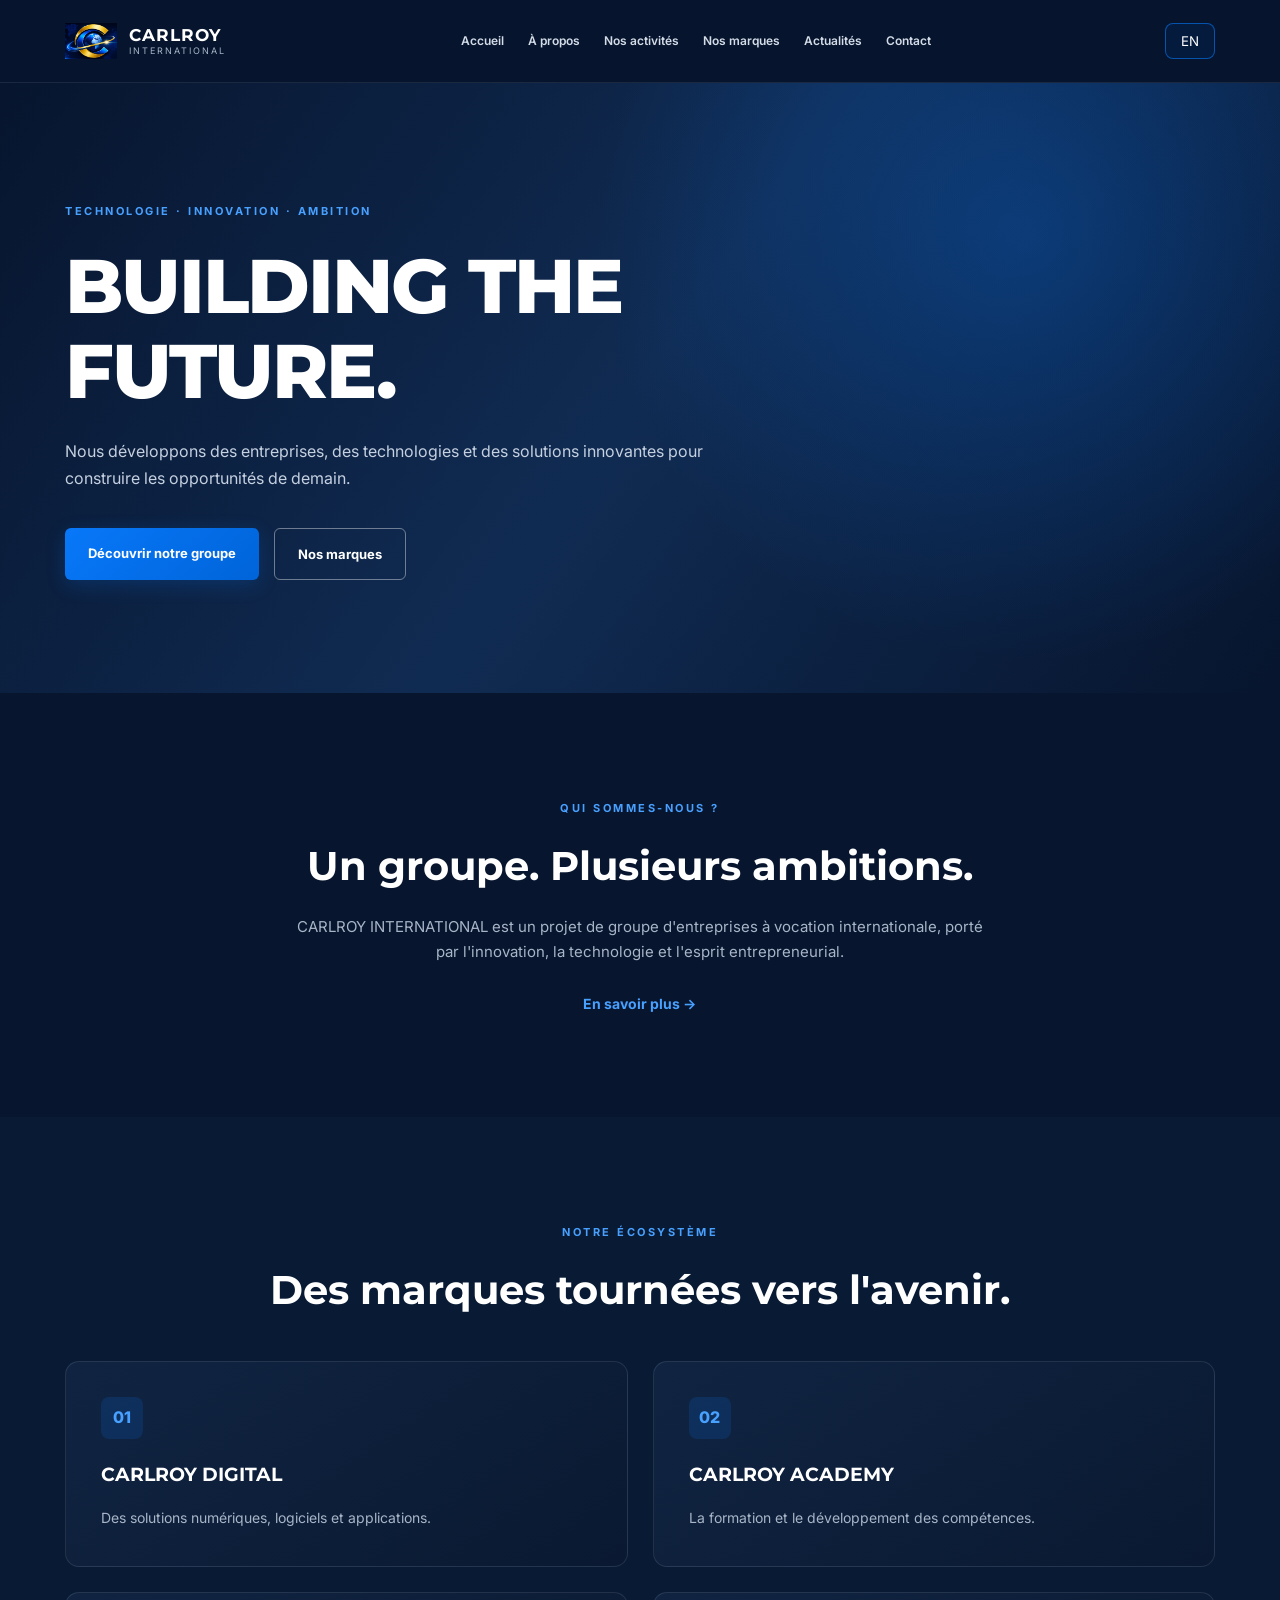
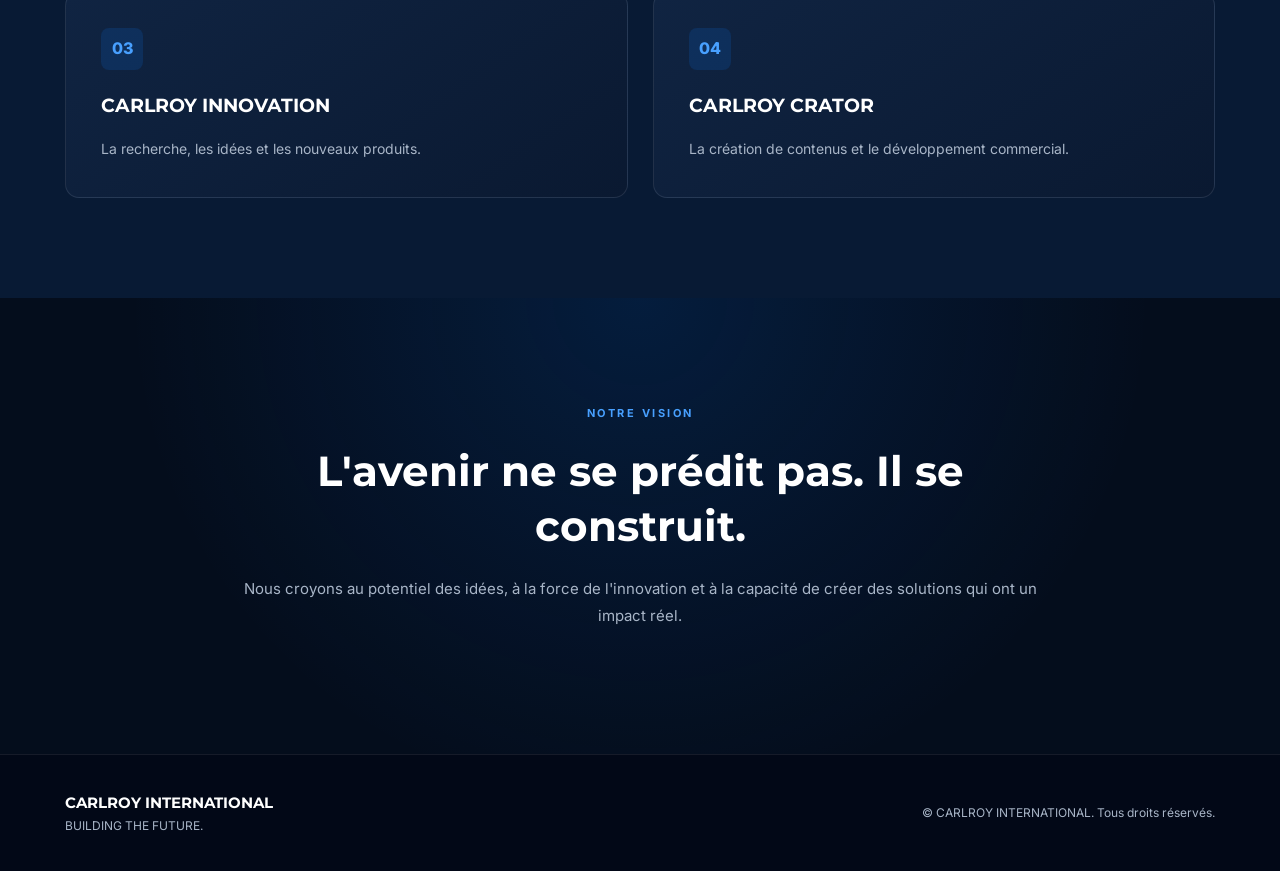
<file: index.html>
<!DOCTYPE html>
<html lang="fr">

<head>
    <meta charset="UTF-8">
    <meta name="viewport" content="width=device-width, initial-scale=1.0">

    <meta name="description" content="CARLROY INTERNATIONAL : un groupe tourné vers la technologie, l'innovation et la construction de l'avenir.">

    <title>CARLROY INTERNATIONAL | Building the Future</title>

    <!-- Typographies -->
    <link rel="preconnect" href="https://fonts.googleapis.com">
    <link rel="preconnect" href="https://fonts.gstatic.com" crossorigin>

    <link href="https://fonts.googleapis.com/css2?family=Inter:wght@400;500;600;700&family=Montserrat:wght@500;600;700;800&display=swap" rel="stylesheet">

    <!-- Feuille de style -->
    <link rel="stylesheet" href="css/style.css">
</head>

<body>

    <!-- EN-TÊTE DU SITE -->
    <header class="header">

        <div class="container navbar">

            <a href="index.html" class="logo">

    <img
        src="assets/images/logo-carlroy.png"
        alt="Logo CARLROY INTERNATIONAL"
        class="logo-image"
    >

    <span class="logo-text">
        <strong>CARLROY</strong>
        <small>INTERNATIONAL</small>
    </span>

</a>

            <nav class="navigation" id="navigation">
                <a href="index.html" data-fr="Accueil" data-en="Home">Accueil</a>

                <a href="about.html" data-fr="À propos" data-en="About us">À propos</a>

                <a href="activities.html" data-fr="Nos activités" data-en="Our activities">Nos activités</a>

                <a href="brands.html" data-fr="Nos marques" data-en="Our brands">Nos marques</a>

                <a href="news.html" data-fr="Actualités" data-en="News">Actualités</a>

                <a href="contact.html" data-fr="Contact" data-en="Contact">Contact</a>
            </nav>

            <div class="header-actions">

                <button id="languageButton" class="language-button" type="button">
                    EN
                </button>

                <button id="menuButton" class="menu-button" type="button" aria-label="Ouvrir le menu">
                    ☰
                </button>

            </div>

        </div>

    </header>

    <!-- SECTION PRINCIPALE -->
    <main>

        <section class="hero">

            <div class="container hero-content">

                <span class="hero-label"
                    data-fr="TECHNOLOGIE · INNOVATION · AMBITION"
                    data-en="TECHNOLOGY · INNOVATION · AMBITION">

                    TECHNOLOGIE · INNOVATION · AMBITION

                </span>

                <h1
                    data-fr="BUILDING THE FUTURE."
                    data-en="BUILDING THE FUTURE.">

                    BUILDING THE FUTURE.

                </h1>

                <p
                    data-fr="Nous développons des entreprises, des technologies et des solutions innovantes pour construire les opportunités de demain."
                    data-en="We develop businesses, technologies and innovative solutions to build tomorrow's opportunities.">

                    Nous développons des entreprises, des technologies et des solutions innovantes pour construire les opportunités de demain.

                </p>

                <div class="hero-buttons">

                    <a href="about.html" class="btn btn-primary"
                        data-fr="Découvrir notre groupe"
                        data-en="Discover our group">

                        Découvrir notre groupe

                    </a>

                    <a href="brands.html" class="btn btn-secondary"
                        data-fr="Nos marques"
                        data-en="Our brands">

                        Nos marques

                    </a>

                </div>

            </div>

        </section>

        <!-- PRESENTATION DU GROUPE -->
        <section class="intro section">

            <div class="container">

                <span class="section-label"
                    data-fr="QUI SOMMES-NOUS ?"
                    data-en="WHO WE ARE">

                    QUI SOMMES-NOUS ?

                </span>

                <h2
                    data-fr="Un groupe. Plusieurs ambitions."
                    data-en="One group. Multiple ambitions.">

                    Un groupe. Plusieurs ambitions.

                </h2>

                <p
                    data-fr="CARLROY INTERNATIONAL est un projet de groupe d'entreprises à vocation internationale, porté par l'innovation, la technologie et l'esprit entrepreneurial."
                    data-en="CARLROY INTERNATIONAL is a group venture with an international ambition, driven by innovation, technology and entrepreneurship.">

                    CARLROY INTERNATIONAL est un projet de groupe d'entreprises à vocation internationale, porté par l'innovation, la technologie et l'esprit entrepreneurial.

                </p>

                <a href="about.html" class="text-link"
                    data-fr="En savoir plus →"
                    data-en="Learn more →">

                    En savoir plus →

                </a>

            </div>

        </section>

        <!-- NOS MARQUES -->
        <section class="brands section">

            <div class="container">

                <div class="section-heading">

                    <span class="section-label"
                        data-fr="NOTRE ÉCOSYSTÈME"
                        data-en="OUR ECOSYSTEM">

                        NOTRE ÉCOSYSTÈME

                    </span>

                    <h2
                        data-fr="Des marques tournées vers l'avenir."
                        data-en="Brands built for the future.">

                        Des marques tournées vers l'avenir.

                    </h2>

                </div>

                <div class="brand-grid">

                    <article class="brand-card">

                        <div class="card-icon">01</div>

                        <h3>CARLROY DIGITAL</h3>

                        <p
                            data-fr="Des solutions numériques, logiciels et applications."
                            data-en="Digital solutions, software and applications.">

                            Des solutions numériques, logiciels et applications.

                        </p>

                    </article>

                    <article class="brand-card">

                        <div class="card-icon">02</div>

                        <h3>CARLROY ACADEMY</h3>

                        <p
                            data-fr="La formation et le développement des compétences."
                            data-en="Education and skills development.">

                            La formation et le développement des compétences.

                        </p>

                    </article>

                    <article class="brand-card">

                        <div class="card-icon">03</div>

                        <h3>CARLROY INNOVATION</h3>

                        <p
                            data-fr="La recherche, les idées et les nouveaux produits."
                            data-en="Research, ideas and new products.">

                            La recherche, les idées et les nouveaux produits.

                        </p>

                    </article>

                    <article class="brand-card">

                        <div class="card-icon">04</div>

                        <h3>CARLROY CRATOR</h3>

                        <p
                            data-fr="La création de contenus et le développement commercial."
                            data-en="Content creation and business growth.">

                            La création de contenus et le développement commercial.

                        </p>

                    </article>

                </div>

            </div>

        </section>

        <!-- NOTRE VISION -->
        <section class="vision section">

            <div class="container vision-content">

                <span class="section-label"
                    data-fr="NOTRE VISION"
                    data-en="OUR VISION">

                    NOTRE VISION

                </span>

                <h2
                    data-fr="L'avenir ne se prédit pas. Il se construit."
                    data-en="The future is not predicted. It is built.">

                    L'avenir ne se prédit pas. Il se construit.

                </h2>

                <p
                    data-fr="Nous croyons au potentiel des idées, à la force de l'innovation et à la capacité de créer des solutions qui ont un impact réel."
                    data-en="We believe in the power of ideas, innovation and the ability to create solutions with real impact.">

                    Nous croyons au potentiel des idées, à la force de l'innovation et à la capacité de créer des solutions qui ont un impact réel.

                </p>

            </div>

        </section>

    </main>

    <!-- PIED DE PAGE -->
    <footer class="footer">

        <div class="container footer-content">

            <div>
                <h3>CARLROY INTERNATIONAL</h3>

                <p>BUILDING THE FUTURE.</p>
            </div>

            <p>
                © <span id="currentYear"></span> CARLROY INTERNATIONAL.
                <span data-fr="Tous droits réservés." data-en="All rights reserved.">
                    Tous droits réservés.
                </span>
            </p>

        </div>

    </footer>

    <!-- JAVASCRIPT -->
    <script src="js/script.js"></script>

</body>
</html>
</file>
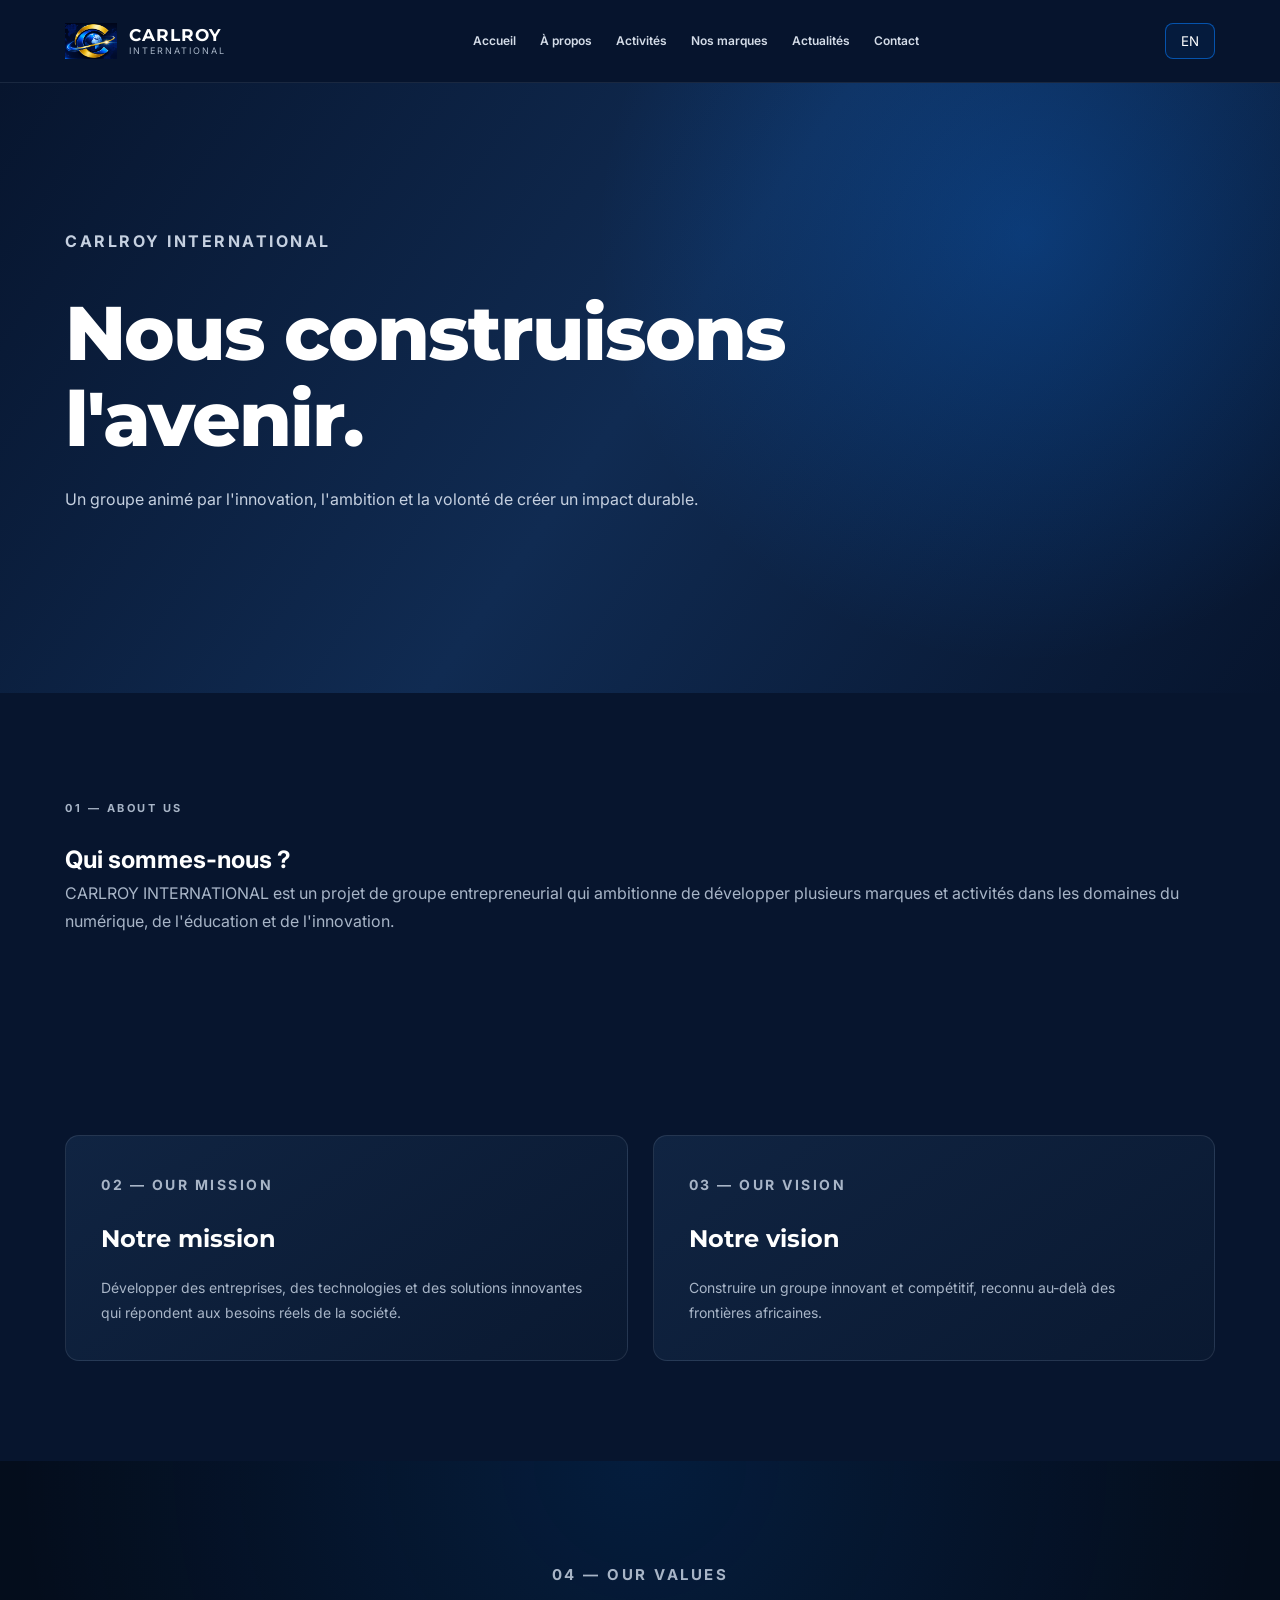
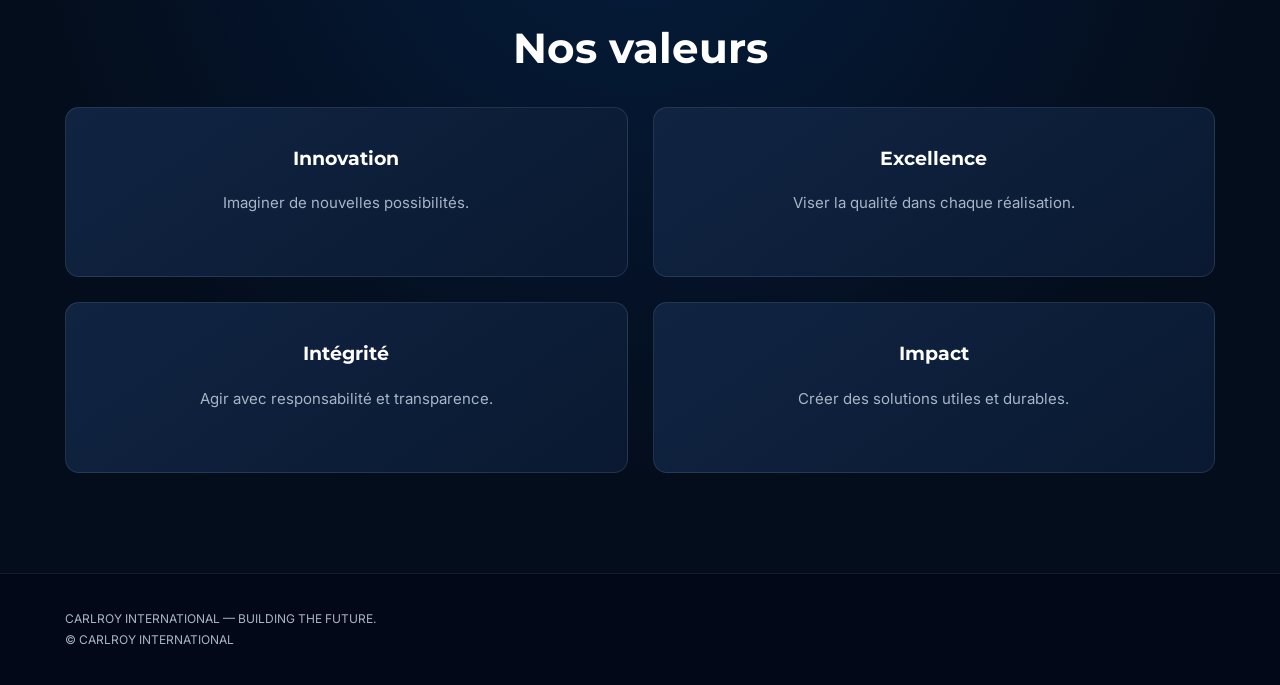
<file: about.html>
<!DOCTYPE html>
<html lang="fr">
<head>
    <meta charset="UTF-8">
    <meta name="viewport" content="width=device-width, initial-scale=1.0">

    <meta name="description" content="Découvrez CARLROY INTERNATIONAL, notre mission, notre vision et nos valeurs.">

    <title>À propos | CARLROY INTERNATIONAL</title>

    <link rel="preconnect" href="https://fonts.googleapis.com">
    <link rel="preconnect" href="https://fonts.gstatic.com" crossorigin>
    <link href="https://fonts.googleapis.com/css2?family=Inter:wght@400;500;600;700&family=Montserrat:wght@600;700;800&display=swap" rel="stylesheet">

    <link rel="stylesheet" href="css/style.css">
</head>

<body>

<header class="header">
    <div class="container navbar">

       <a href="index.html" class="logo">

    <img
        src="assets/images/logo-carlroy.png"
        alt="Logo CARLROY INTERNATIONAL"
        class="logo-image"
    >

    <span class="logo-text">
        <strong>CARLROY</strong>
        <small>INTERNATIONAL</small>
    </span>

</a>

        <nav class="navigation">
            <a href="index.html" data-fr="Accueil" data-en="Home">Accueil</a>
            <a href="about.html" data-fr="À propos" data-en="About">À propos</a>
            <a href="activities.html" data-fr="Activités" data-en="Activities">Activités</a>
            <a href="brands.html" data-fr="Nos marques" data-en="Our brands">Nos marques</a>
            <a href="news.html" data-fr="Actualités" data-en="News">Actualités</a>
            <a href="contact.html" data-fr="Contact" data-en="Contact">Contact</a>
        </nav>

        <button id="languageButton" class="language-button">EN</button>
        <button id="menuButton" class="menu-button" aria-label="Ouvrir le menu" aria-expanded="false">☰</button>

    </div>
</header>

<main>

    <section class="hero">
        <div class="container hero-content">

            <p class="hero-label">CARLROY INTERNATIONAL</p>

            <h1 data-fr="Nous construisons l'avenir." data-en="We are building the future.">
                Nous construisons l'avenir.
            </h1>

            <p data-fr="Un groupe animé par l'innovation, l'ambition et la volonté de créer un impact durable."
               data-en="A group driven by innovation, ambition and the desire to create lasting impact.">
                Un groupe animé par l'innovation, l'ambition et la volonté de créer un impact durable.
            </p>

        </div>
    </section>

    <section class="section">
        <div class="container">

            <p class="section-label">01 — ABOUT US</p>

            <h2 data-fr="Qui sommes-nous ?"
                data-en="Who are we?">
                Qui sommes-nous ?
            </h2>

            <p data-fr="CARLROY INTERNATIONAL est un projet de groupe entrepreneurial qui ambitionne de développer plusieurs marques et activités dans les domaines du numérique, de l'éducation et de l'innovation."
               data-en="CARLROY INTERNATIONAL is an entrepreneurial group project aiming to develop several brands and activities in digital technology, education and innovation.">
                CARLROY INTERNATIONAL est un projet de groupe entrepreneurial qui ambitionne de développer plusieurs marques et activités dans les domaines du numérique, de l'éducation et de l'innovation.
            </p>

        </div>
    </section>

    <section class="section">
        <div class="container brand-grid">

            <article class="brand-card">
                <p class="section-label">02 — OUR MISSION</p>
                <h2 data-fr="Notre mission" data-en="Our mission">Notre mission</h2>
                <p data-fr="Développer des entreprises, des technologies et des solutions innovantes qui répondent aux besoins réels de la société."
                   data-en="To develop businesses, technologies and innovative solutions that address real societal needs.">
                    Développer des entreprises, des technologies et des solutions innovantes qui répondent aux besoins réels de la société.
                </p>
            </article>

            <article class="brand-card">
                <p class="section-label">03 — OUR VISION</p>
                <h2 data-fr="Notre vision" data-en="Our vision">Notre vision</h2>
                <p data-fr="Construire un groupe innovant et compétitif, reconnu au-delà des frontières africaines."
                   data-en="To build an innovative and competitive group, recognized beyond African borders.">
                    Construire un groupe innovant et compétitif, reconnu au-delà des frontières africaines.
                </p>
            </article>

        </div>
    </section>

    <section class="section vision-section">
        <div class="container">

            <p class="section-label">04 — OUR VALUES</p>

            <h2 data-fr="Nos valeurs" data-en="Our values">Nos valeurs</h2>

            <div class="brand-grid">

                <article class="brand-card">
                    <h3 data-fr="Innovation" data-en="Innovation">Innovation</h3>
                    <p data-fr="Imaginer de nouvelles possibilités."
                       data-en="Imagining new possibilities.">
                        Imaginer de nouvelles possibilités.
                    </p>
                </article>

                <article class="brand-card">
                    <h3 data-fr="Excellence" data-en="Excellence">Excellence</h3>
                    <p data-fr="Viser la qualité dans chaque réalisation."
                       data-en="Striving for quality in everything we do.">
                        Viser la qualité dans chaque réalisation.
                    </p>
                </article>

                <article class="brand-card">
                    <h3 data-fr="Intégrité" data-en="Integrity">Intégrité</h3>
                    <p data-fr="Agir avec responsabilité et transparence."
                       data-en="Acting with responsibility and transparency.">
                        Agir avec responsabilité et transparence.
                    </p>
                </article>

                <article class="brand-card">
                    <h3 data-fr="Impact" data-en="Impact">Impact</h3>
                    <p data-fr="Créer des solutions utiles et durables."
                       data-en="Creating useful and lasting solutions.">
                        Créer des solutions utiles et durables.
                    </p>
                </article>

            </div>

        </div>
    </section>

</main>

<footer class="footer">
    <div class="container">
        <p>CARLROY INTERNATIONAL — BUILDING THE FUTURE.</p>
        <p>© <span id="currentYear"></span> CARLROY INTERNATIONAL</p>
    </div>
</footer>

<script src="js/script.js"></script>

</body>
</html>
</file>
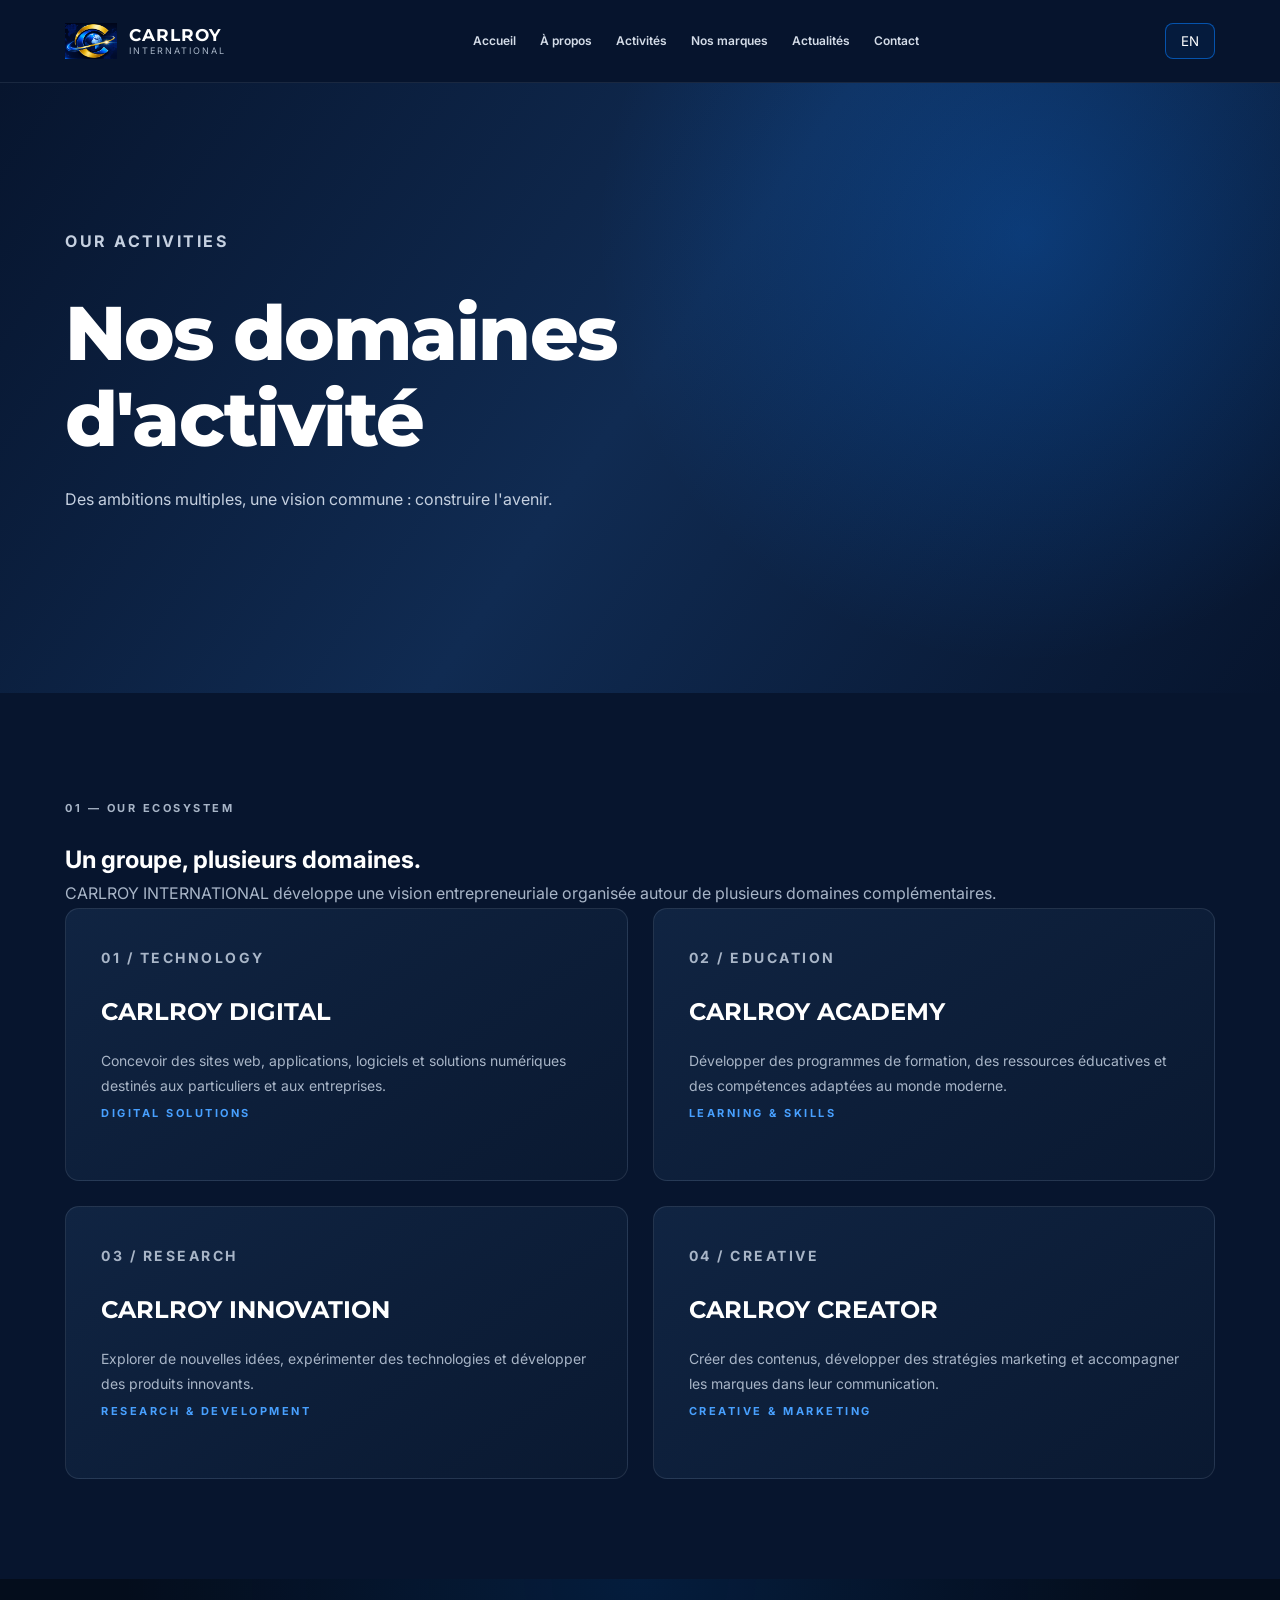
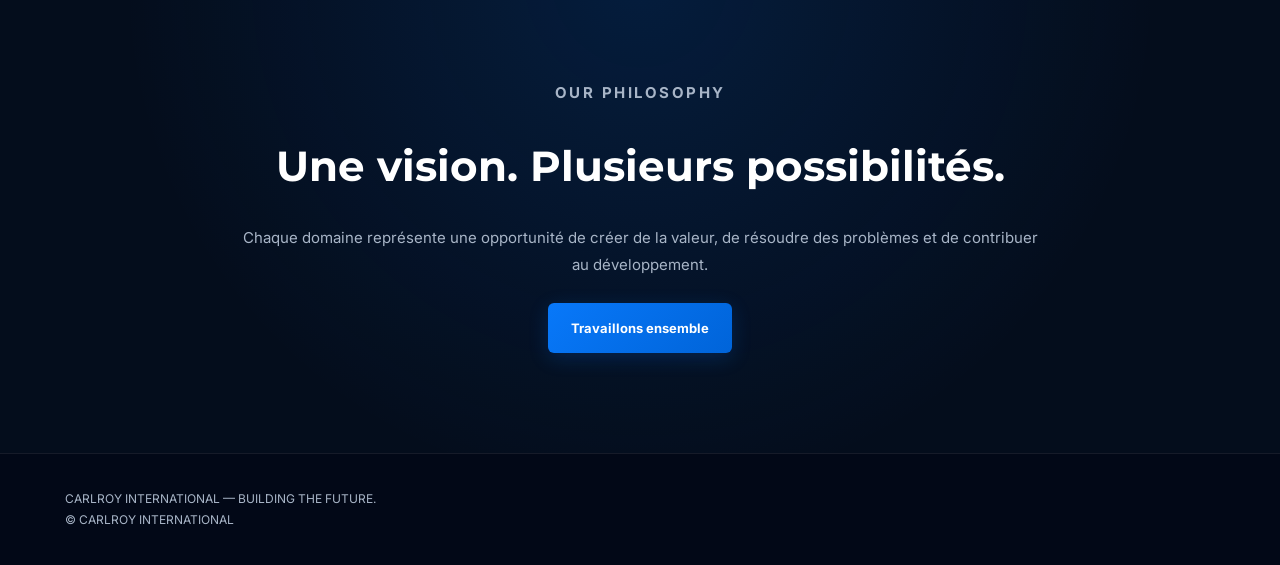
<file: activities.html>
<!DOCTYPE html>
<html lang="fr">

<head>
    <meta charset="UTF-8">
    <meta name="viewport" content="width=device-width, initial-scale=1.0">

    <meta name="description" content="Découvrez les domaines d'activité et les ambitions de CARLROY INTERNATIONAL.">

    <title>Nos activités | CARLROY INTERNATIONAL</title>

    <link rel="preconnect" href="https://fonts.googleapis.com">
    <link rel="preconnect" href="https://fonts.gstatic.com" crossorigin>
    <link href="https://fonts.googleapis.com/css2?family=Inter:wght@400;500;600;700&family=Montserrat:wght@600;700;800&display=swap" rel="stylesheet">

    <link rel="stylesheet" href="css/style.css">
</head>

<body>

<header class="header">
    <div class="container navbar">

       <a href="index.html" class="logo">

    <img
        src="assets/images/logo-carlroy.png"
        alt="Logo CARLROY INTERNATIONAL"
        class="logo-image"
    >

    <span class="logo-text">
        <strong>CARLROY</strong>
        <small>INTERNATIONAL</small>
    </span>

</a>
        <nav class="navigation">
            <a href="index.html" data-fr="Accueil" data-en="Home">Accueil</a>
            <a href="about.html" data-fr="À propos" data-en="About">À propos</a>
            <a href="activities.html" data-fr="Activités" data-en="Activities">Activités</a>
            <a href="brands.html" data-fr="Nos marques" data-en="Our brands">Nos marques</a>
            <a href="news.html" data-fr="Actualités" data-en="News">Actualités</a>
            <a href="contact.html" data-fr="Contact" data-en="Contact">Contact</a>
        </nav>

        <button id="languageButton" class="language-button">EN</button>
        <button id="menuButton" class="menu-button" aria-label="Ouvrir le menu" aria-expanded="false">☰</button>

    </div>
</header>

<main>

    <section class="hero">
        <div class="container hero-content">

            <p class="hero-label">OUR ACTIVITIES</p>

            <h1 data-fr="Nos domaines d'activité"
                data-en="Our areas of activity">
                Nos domaines d'activité
            </h1>

            <p data-fr="Des ambitions multiples, une vision commune : construire l'avenir."
               data-en="Multiple ambitions, one shared vision: building the future.">
                Des ambitions multiples, une vision commune : construire l'avenir.
            </p>

        </div>
    </section>

    <section class="section">
        <div class="container">

            <p class="section-label">01 — OUR ECOSYSTEM</p>

            <h2 data-fr="Un groupe, plusieurs domaines."
                data-en="One group, multiple fields.">
                Un groupe, plusieurs domaines.
            </h2>

            <p data-fr="CARLROY INTERNATIONAL développe une vision entrepreneuriale organisée autour de plusieurs domaines complémentaires."
               data-en="CARLROY INTERNATIONAL is developing an entrepreneurial vision organized around several complementary fields.">
                CARLROY INTERNATIONAL développe une vision entrepreneuriale organisée autour de plusieurs domaines complémentaires.
            </p>

            <div class="brand-grid">

                <article class="brand-card">
                    <p class="section-label">01 / TECHNOLOGY</p>
                    <h2>CARLROY DIGITAL</h2>
                    <p data-fr="Concevoir des sites web, applications, logiciels et solutions numériques destinés aux particuliers et aux entreprises."
                       data-en="Building websites, applications, software and digital solutions for individuals and businesses.">
                        Concevoir des sites web, applications, logiciels et solutions numériques destinés aux particuliers et aux entreprises.
                    </p>
                    <span class="hero-label">DIGITAL SOLUTIONS</span>
                </article>

                <article class="brand-card">
                    <p class="section-label">02 / EDUCATION</p>
                    <h2>CARLROY ACADEMY</h2>
                    <p data-fr="Développer des programmes de formation, des ressources éducatives et des compétences adaptées au monde moderne."
                       data-en="Developing training programs, educational resources and skills for the modern world.">
                        Développer des programmes de formation, des ressources éducatives et des compétences adaptées au monde moderne.
                    </p>
                    <span class="hero-label">LEARNING & SKILLS</span>
                </article>

                <article class="brand-card">
                    <p class="section-label">03 / RESEARCH</p>
                    <h2>CARLROY INNOVATION</h2>
                    <p data-fr="Explorer de nouvelles idées, expérimenter des technologies et développer des produits innovants."
                       data-en="Exploring new ideas, experimenting with technologies and developing innovative products.">
                        Explorer de nouvelles idées, expérimenter des technologies et développer des produits innovants.
                    </p>
                    <span class="hero-label">RESEARCH & DEVELOPMENT</span>
                </article>

                <article class="brand-card">
                    <p class="section-label">04 / CREATIVE</p>
                    <h2>CARLROY CREATOR</h2>
                    <p data-fr="Créer des contenus, développer des stratégies marketing et accompagner les marques dans leur communication."
                       data-en="Creating content, developing marketing strategies and supporting brands with their communication.">
                        Créer des contenus, développer des stratégies marketing et accompagner les marques dans leur communication.
                    </p>
                    <span class="hero-label">CREATIVE & MARKETING</span>
                </article>

            </div>

        </div>
    </section>

    <section class="section vision-section">
        <div class="container">

            <p class="section-label">OUR PHILOSOPHY</p>

            <h2 data-fr="Une vision. Plusieurs possibilités."
                data-en="One vision. Multiple possibilities.">
                Une vision. Plusieurs possibilités.
            </h2>

            <p data-fr="Chaque domaine représente une opportunité de créer de la valeur, de résoudre des problèmes et de contribuer au développement."
               data-en="Each field represents an opportunity to create value, solve problems and contribute to development.">
                Chaque domaine représente une opportunité de créer de la valeur, de résoudre des problèmes et de contribuer au développement.
            </p>

            <a href="contact.html" class="btn btn-primary"
               data-fr="Travaillons ensemble"
               data-en="Let's work together">
                Travaillons ensemble
            </a>

        </div>
    </section>

</main>

<footer class="footer">
    <div class="container">
        <p>CARLROY INTERNATIONAL — BUILDING THE FUTURE.</p>
        <p>© <span id="currentYear"></span> CARLROY INTERNATIONAL</p>
    </div>
</footer>

<script src="js/script.js"></script>

</body>
</html>
</file>
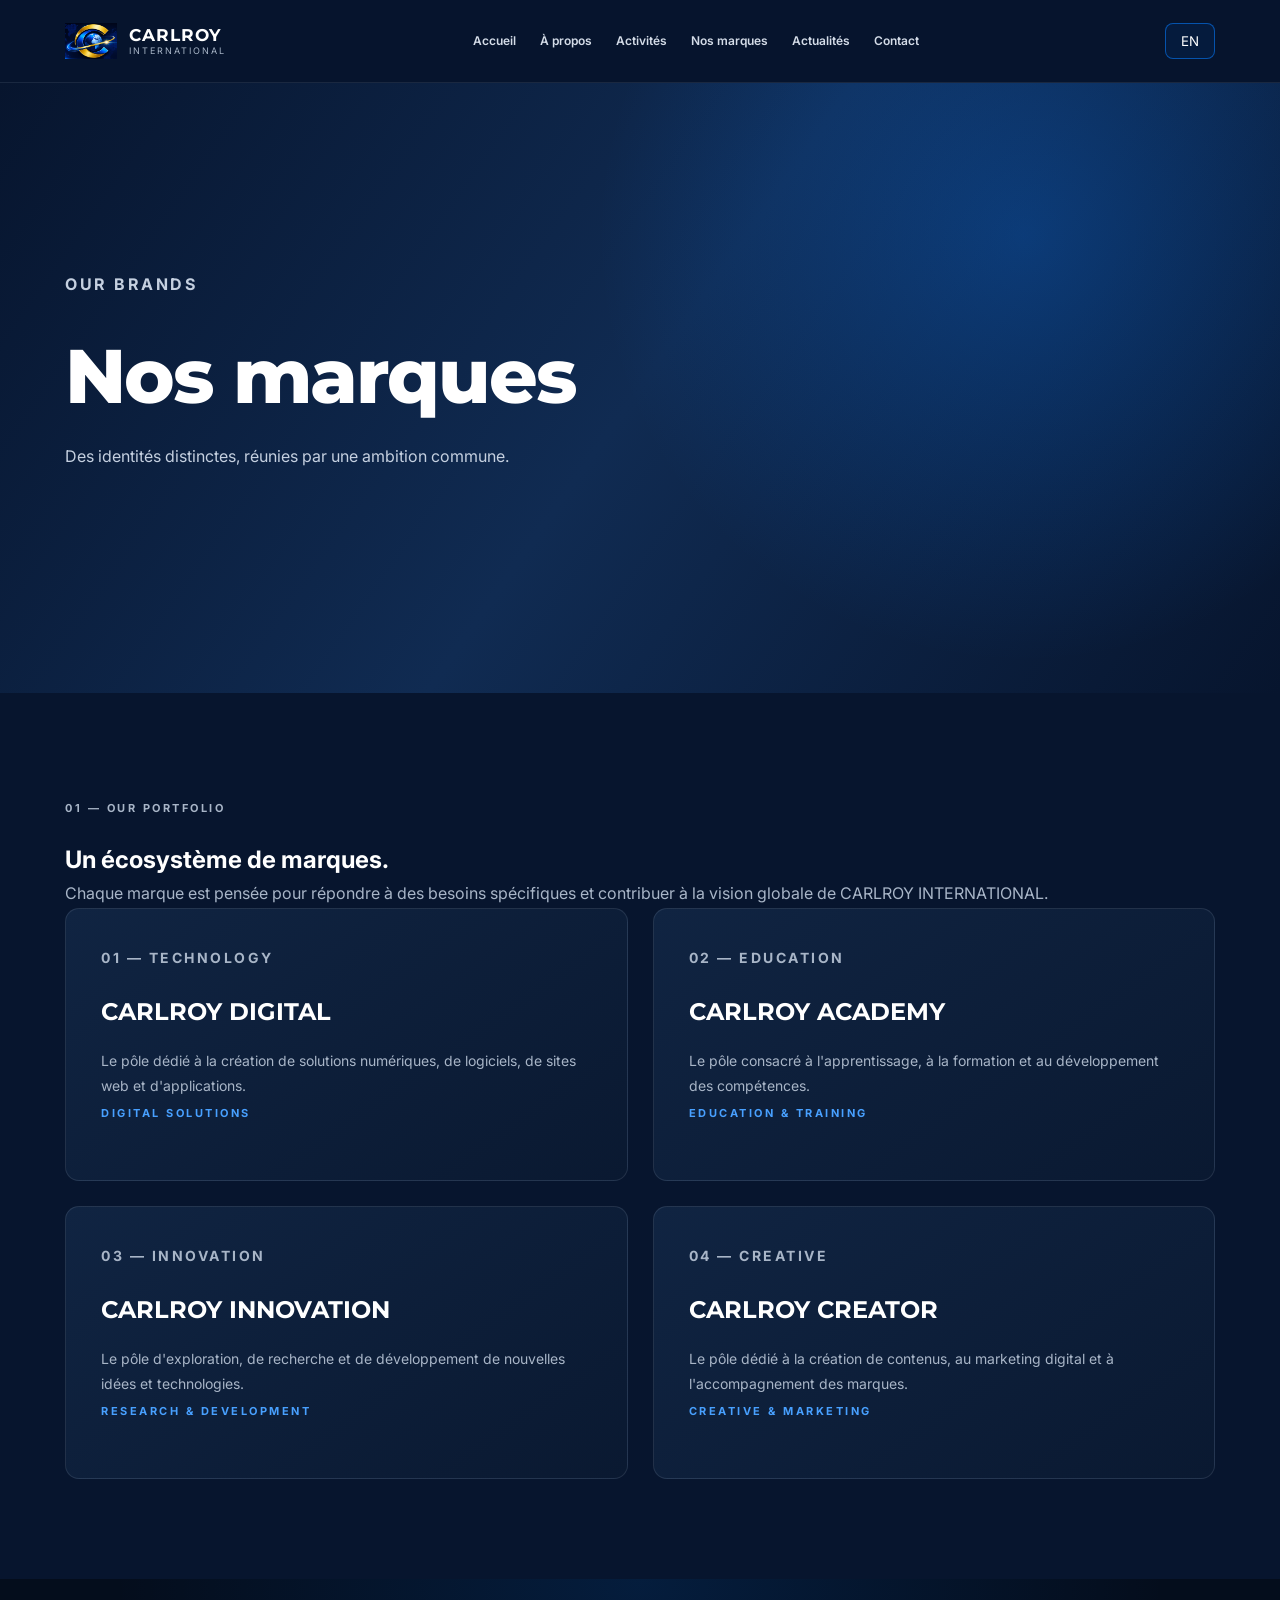
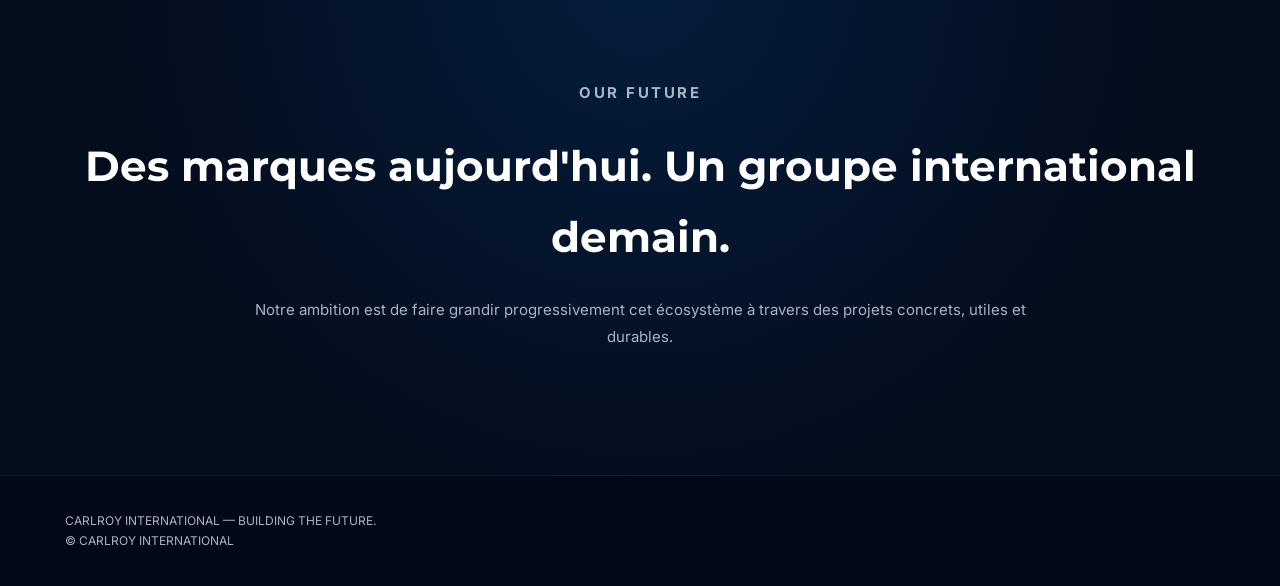
<file: brands.html>
<!DOCTYPE html>
<html lang="fr">
<head>
    <meta charset="UTF-8">
    <meta name="viewport" content="width=device-width, initial-scale=1.0">
    <meta name="description" content="Découvrez les marques et projets de CARLROY INTERNATIONAL.">
    <title>Nos marques | CARLROY INTERNATIONAL</title>

    <link rel="preconnect" href="https://fonts.googleapis.com">
    <link rel="preconnect" href="https://fonts.gstatic.com" crossorigin>
    <link href="https://fonts.googleapis.com/css2?family=Inter:wght@400;500;600;700&family=Montserrat:wght@600;700;800&display=swap" rel="stylesheet">

    <link rel="stylesheet" href="css/style.css">
</head>

<body>

<header class="header">
    <div class="container navbar">
        <a href="index.html" class="logo">

    <img
        src="assets/images/logo-carlroy.png"
        alt="Logo CARLROY INTERNATIONAL"
        class="logo-image"
    >

    <span class="logo-text">
        <strong>CARLROY</strong>
        <small>INTERNATIONAL</small>
    </span>

</a>

        <nav class="navigation">
            <a href="index.html" data-fr="Accueil" data-en="Home">Accueil</a>
            <a href="about.html" data-fr="À propos" data-en="About">À propos</a>
            <a href="activities.html" data-fr="Activités" data-en="Activities">Activités</a>
            <a href="brands.html" data-fr="Nos marques" data-en="Our brands">Nos marques</a>
            <a href="news.html" data-fr="Actualités" data-en="News">Actualités</a>
            <a href="contact.html" data-fr="Contact" data-en="Contact">Contact</a>
        </nav>

        <button id="languageButton" class="language-button">EN</button>
        <button id="menuButton" class="menu-button" aria-label="Ouvrir le menu" aria-expanded="false">☰</button>
    </div>
</header>

<main>

    <section class="hero">
        <div class="container hero-content">
            <p class="hero-label">OUR BRANDS</p>
            <h1 data-fr="Nos marques" data-en="Our brands">Nos marques</h1>
            <p data-fr="Des identités distinctes, réunies par une ambition commune."
               data-en="Distinct identities, united by a shared ambition.">
                Des identités distinctes, réunies par une ambition commune.
            </p>
        </div>
    </section>

    <section class="section">
        <div class="container">

            <p class="section-label">01 — OUR PORTFOLIO</p>

            <h2 data-fr="Un écosystème de marques."
                data-en="An ecosystem of brands.">
                Un écosystème de marques.
            </h2>

            <p data-fr="Chaque marque est pensée pour répondre à des besoins spécifiques et contribuer à la vision globale de CARLROY INTERNATIONAL."
               data-en="Each brand is designed to address specific needs and contribute to the overall vision of CARLROY INTERNATIONAL.">
                Chaque marque est pensée pour répondre à des besoins spécifiques et contribuer à la vision globale de CARLROY INTERNATIONAL.
            </p>

            <div class="brand-grid">

                <article class="brand-card">
                    <p class="section-label">01 — TECHNOLOGY</p>
                    <h2>CARLROY DIGITAL</h2>
                    <p data-fr="Le pôle dédié à la création de solutions numériques, de logiciels, de sites web et d'applications."
                       data-en="The division dedicated to creating digital solutions, software, websites and applications.">
                        Le pôle dédié à la création de solutions numériques, de logiciels, de sites web et d'applications.
                    </p>
                    <span class="hero-label">DIGITAL SOLUTIONS</span>
                </article>

                <article class="brand-card">
                    <p class="section-label">02 — EDUCATION</p>
                    <h2>CARLROY ACADEMY</h2>
                    <p data-fr="Le pôle consacré à l'apprentissage, à la formation et au développement des compétences."
                       data-en="The division focused on learning, training and skills development.">
                        Le pôle consacré à l'apprentissage, à la formation et au développement des compétences.
                    </p>
                    <span class="hero-label">EDUCATION & TRAINING</span>
                </article>

                <article class="brand-card">
                    <p class="section-label">03 — INNOVATION</p>
                    <h2>CARLROY INNOVATION</h2>
                    <p data-fr="Le pôle d'exploration, de recherche et de développement de nouvelles idées et technologies."
                       data-en="The division exploring, researching and developing new ideas and technologies.">
                        Le pôle d'exploration, de recherche et de développement de nouvelles idées et technologies.
                    </p>
                    <span class="hero-label">RESEARCH & DEVELOPMENT</span>
                </article>

                <article class="brand-card">
                    <p class="section-label">04 — CREATIVE</p>
                    <h2>CARLROY CREATOR</h2>
                    <p data-fr="Le pôle dédié à la création de contenus, au marketing digital et à l'accompagnement des marques."
                       data-en="The division dedicated to content creation, digital marketing and brand support.">
                        Le pôle dédié à la création de contenus, au marketing digital et à l'accompagnement des marques.
                    </p>
                    <span class="hero-label">CREATIVE & MARKETING</span>
                </article>

            </div>
        </div>
    </section>

    <section class="section vision-section">
        <div class="container">
            <p class="section-label">OUR FUTURE</p>
            <h2 data-fr="Des marques aujourd'hui. Un groupe international demain."
                data-en="Brands today. An international group tomorrow.">
                Des marques aujourd'hui. Un groupe international demain.
            </h2>
            <p data-fr="Notre ambition est de faire grandir progressivement cet écosystème à travers des projets concrets, utiles et durables."
               data-en="Our ambition is to gradually grow this ecosystem through practical, useful and sustainable projects.">
                Notre ambition est de faire grandir progressivement cet écosystème à travers des projets concrets, utiles et durables.
            </p>
        </div>
    </section>

</main>

<footer class="footer">
    <div class="container">
        <p>CARLROY INTERNATIONAL — BUILDING THE FUTURE.</p>
        <p>© <span id="currentYear"></span> CARLROY INTERNATIONAL</p>
    </div>
</footer>

<script src="js/script.js"></script>

</body>
</html>
</file>
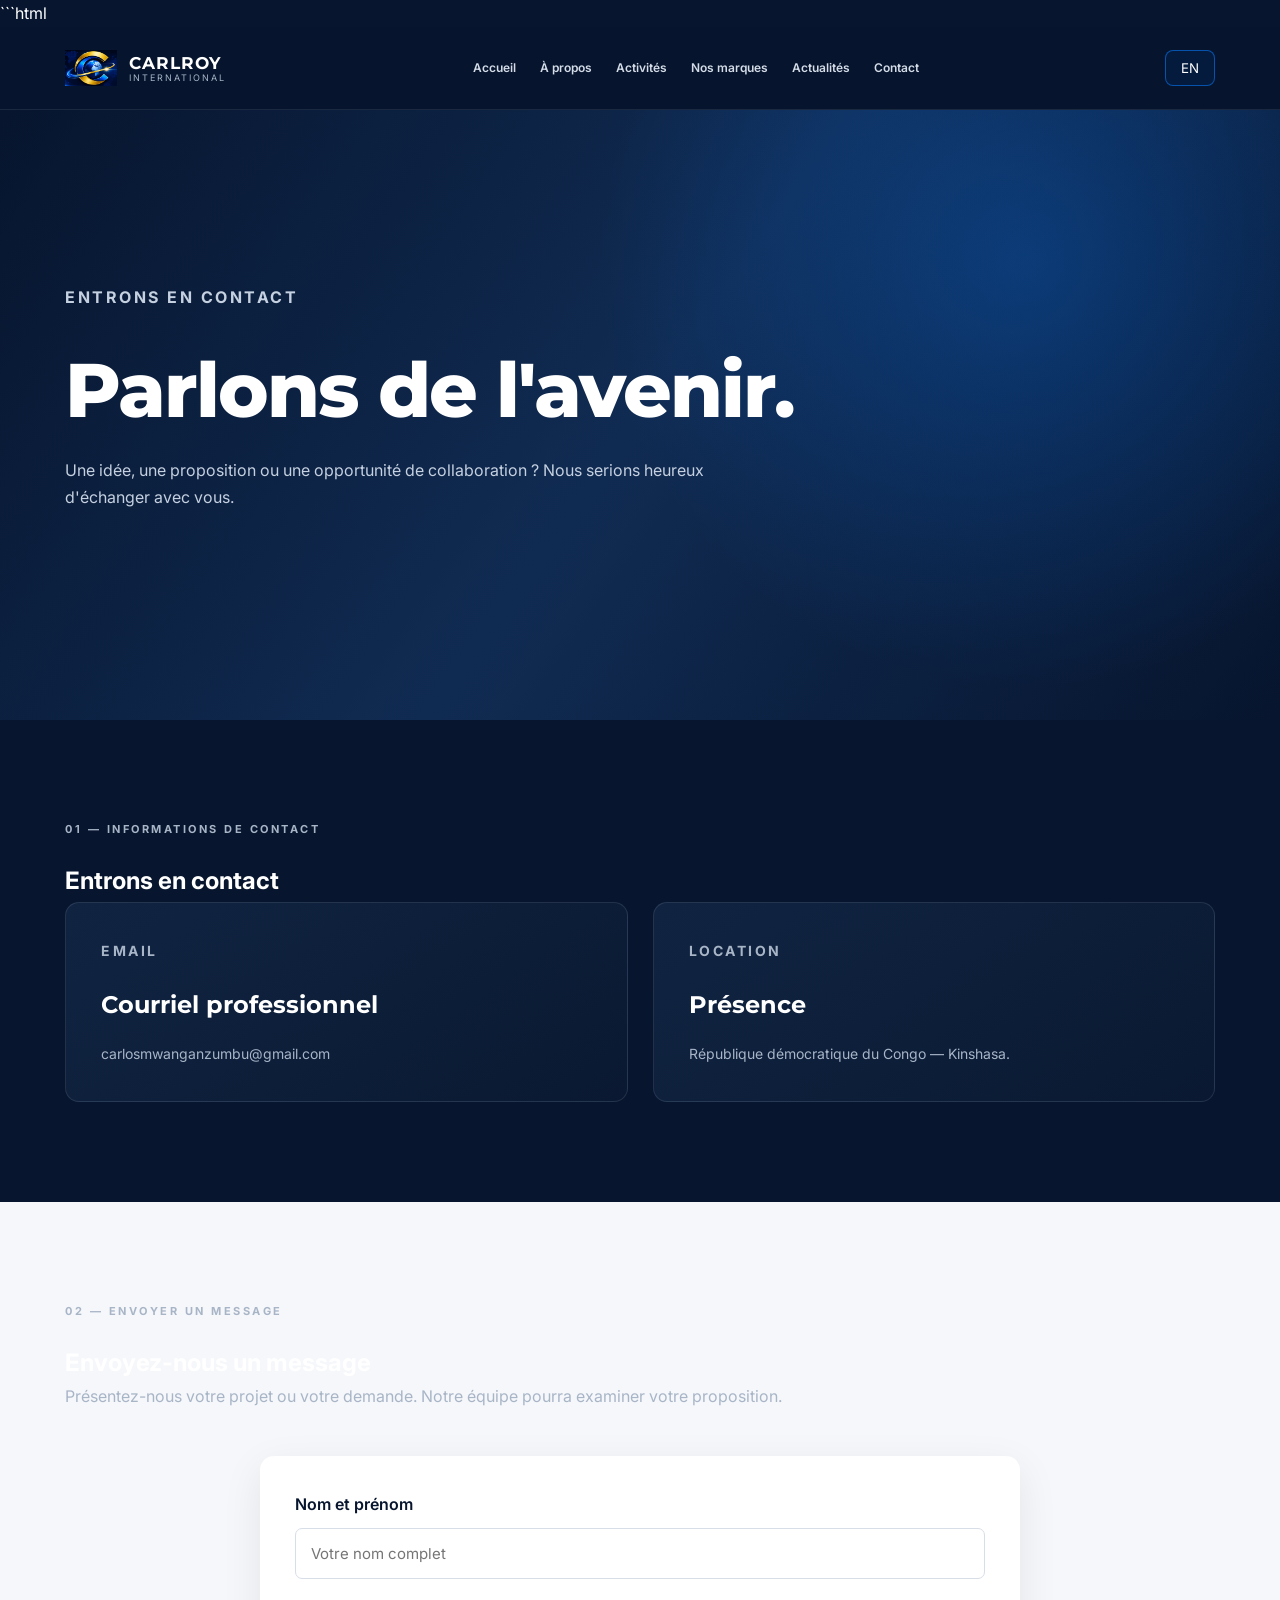
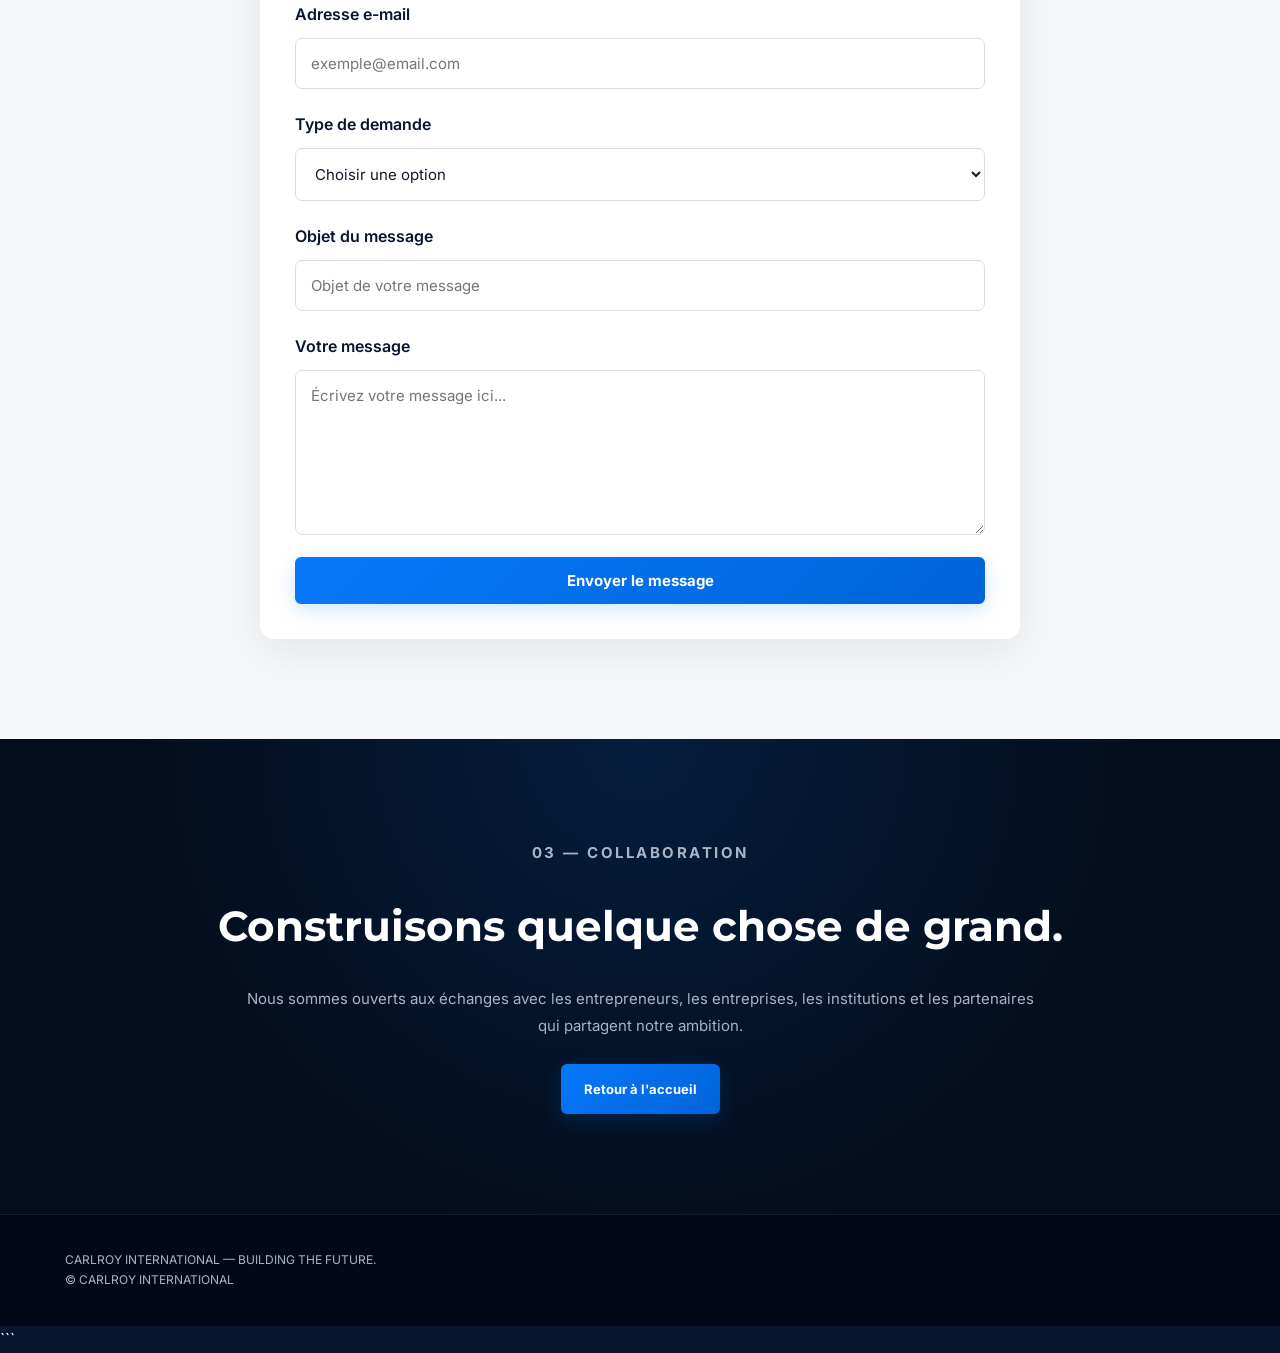
<file: contact.html>
```html
<!DOCTYPE html>
<html lang="fr">

<head>
    <meta charset="UTF-8">
    <meta name="viewport" content="width=device-width, initial-scale=1.0">

    <meta name="description" content="Contactez CARLROY INTERNATIONAL pour vos projets, partenariats et collaborations.">

    <title>Contact | CARLROY INTERNATIONAL</title>

    <link rel="preconnect" href="https://fonts.googleapis.com">
    <link rel="preconnect" href="https://fonts.gstatic.com" crossorigin>

    <link href="https://fonts.googleapis.com/css2?family=Inter:wght@400;500;600;700&family=Montserrat:wght@600;700;800&display=swap" rel="stylesheet">

    <link rel="stylesheet" href="css/style.css">
</head>

<body>

<header class="header">
    <div class="container navbar">

        <a href="index.html" class="logo">
            <img src="assets/images/logo-carlroy.png"
                 alt="Logo CARLROY INTERNATIONAL"
                 class="logo-image">

            <span class="logo-text">
                <strong>CARLROY</strong>
                <small>INTERNATIONAL</small>
            </span>
        </a>

        <nav class="navigation">
            <a href="index.html" data-fr="Accueil" data-en="Home">Accueil</a>
            <a href="about.html" data-fr="À propos" data-en="About">À propos</a>
            <a href="activities.html" data-fr="Activités" data-en="Activities">Activités</a>
            <a href="brands.html" data-fr="Nos marques" data-en="Our brands">Nos marques</a>
            <a href="news.html" data-fr="Actualités" data-en="News">Actualités</a>
            <a href="contact.html" data-fr="Contact" data-en="Contact">Contact</a>
        </nav>

        <button id="languageButton" class="language-button">EN</button>

        <button id="menuButton"
                class="menu-button"
                aria-label="Ouvrir le menu"
                aria-expanded="false">☰</button>

    </div>
</header>

<main>

    <!-- HERO -->

    <section class="hero">
        <div class="container hero-content">

            <p class="hero-label"
               data-fr="ENTRONS EN CONTACT"
               data-en="GET IN TOUCH">
                ENTRONS EN CONTACT
            </p>

            <h1 data-fr="Parlons de l'avenir."
                data-en="Let's talk about the future.">
                Parlons de l'avenir.
            </h1>

            <p data-fr="Une idée, une proposition ou une opportunité de collaboration ? Nous serions heureux d'échanger avec vous."
               data-en="An idea, a proposal or a collaboration opportunity? We would be glad to hear from you.">
                Une idée, une proposition ou une opportunité de collaboration ? Nous serions heureux d'échanger avec vous.
            </p>

        </div>
    </section>


    <!-- CONTACT INFORMATION -->

    <section class="section">
        <div class="container">

            <p class="section-label"
               data-fr="01 — INFORMATIONS DE CONTACT"
               data-en="01 — CONTACT INFORMATION">
                01 — INFORMATIONS DE CONTACT
            </p>

            <h2 data-fr="Entrons en contact"
                data-en="Get in touch">
                Entrons en contact
            </h2>

            <div class="brand-grid">

                <article class="brand-card">

                    <p class="section-label">EMAIL</p>

                    <h2 data-fr="Courriel professionnel"
                        data-en="Business email">
                        Courriel professionnel
                    </h2>

                    <p>
                        <a href="mailto:carlosmwanganzumbu@gmail.com">
                            carlosmwanganzumbu@gmail.com
                        </a>
                    </p>

                </article>

                <article class="brand-card">

                    <p class="section-label">LOCATION</p>

                    <h2 data-fr="Présence"
                        data-en="Location">
                        Présence
                    </h2>

                    <p data-fr="République démocratique du Congo — Kinshasa."
                       data-en="Democratic Republic of the Congo — Kinshasa.">
                        République démocratique du Congo — Kinshasa.
                    </p>

                </article>

            </div>

        </div>
    </section>


    <!-- CONTACT FORM -->

    <section class="section contact-form-section">

        <div class="container">

            <p class="section-label"
               data-fr="02 — ENVOYER UN MESSAGE"
               data-en="02 — SEND A MESSAGE">
                02 — ENVOYER UN MESSAGE
            </p>

            <h2 data-fr="Envoyez-nous un message"
                data-en="Send us a message">
                Envoyez-nous un message
            </h2>

            <p data-fr="Présentez-nous votre projet ou votre demande. Notre équipe pourra examiner votre proposition."
               data-en="Tell us about your project or request. Our team will be able to review your proposal.">
                Présentez-nous votre projet ou votre demande. Notre équipe pourra examiner votre proposition.
            </p>


            <form class="contact-form"
                  action="https://formsubmit.co/carlosmwanganzumbu@gmail.com"
                  method="POST">

                <input type="hidden"
                       name="_subject"
                       value="Nouveau message — CARLROY INTERNATIONAL">

                <input type="hidden"
                       name="_template"
                       value="table">


                <!-- NOM COMPLET -->

                <div class="form-group">

                    <label for="fullname"
                           data-fr="Nom et prénom"
                           data-en="Full name">
                        Nom et prénom
                    </label>

                    <input type="text"
                           id="fullname"
                           name="Nom et prénom"
                           placeholder="Votre nom complet"
                           data-placeholder-fr="Votre nom complet"
                           data-placeholder-en="Your full name"
                           required>

                </div>


                <!-- ADRESSE EMAIL -->

                <div class="form-group">

                    <label for="email"
                           data-fr="Adresse e-mail"
                           data-en="Email address">
                        Adresse e-mail
                    </label>

                    <input type="email"
                           id="email"
                           name="Email"
                           placeholder="exemple@email.com"
                           data-placeholder-fr="Votre adresse e-mail"
                           data-placeholder-en="Your email address"
                           required>

                </div>


                <!-- TYPE DE DEMANDE -->

                <div class="form-group">

                    <label for="requestType"
                           data-fr="Type de demande"
                           data-en="Request type">
                        Type de demande
                    </label>

                    <select id="requestType"
                            name="Type de demande"
                            required>

                        <option value=""
                                data-fr="Choisir une option"
                                data-en="Choose an option">
                            Choisir une option
                        </option>

                        <option value="Partenariat"
                                data-fr="Partenariat"
                                data-en="Partnership">
                            Partenariat
                        </option>

                        <option value="Collaboration"
                                data-fr="Collaboration"
                                data-en="Collaboration">
                            Collaboration
                        </option>

                        <option value="Information"
                                data-fr="Demande d'information"
                                data-en="Information request">
                            Demande d'information
                        </option>

                        <option value="Autre"
                                data-fr="Autre demande"
                                data-en="Other request">
                            Autre demande
                        </option>

                    </select>

                </div>


                <!-- OBJET -->

                <div class="form-group">

                    <label for="subject"
                           data-fr="Objet du message"
                           data-en="Message subject">
                        Objet du message
                    </label>

                    <input type="text"
                           id="subject"
                           name="Objet"
                           placeholder="Objet de votre message"
                           data-placeholder-fr="Objet de votre message"
                           data-placeholder-en="Subject of your message"
                           required>

                </div>


                <!-- MESSAGE -->

                <div class="form-group">

                    <label for="message"
                           data-fr="Votre message"
                           data-en="Your message">
                        Votre message
                    </label>

                    <textarea id="message"
                              name="Message"
                              rows="7"
                              placeholder="Écrivez votre message ici..."
                              data-placeholder-fr="Écrivez votre message ici..."
                              data-placeholder-en="Write your message here..."
                              required></textarea>

                </div>


                <!-- BOUTON ENVOYER -->

                <button type="submit"
                        class="btn btn-primary contact-submit"
                        data-fr="Envoyer le message"
                        data-en="Send message">
                    Envoyer le message
                </button>

            </form>

        </div>

    </section>


    <!-- COLLABORATION -->

    <section class="section vision-section">

        <div class="container">

            <p class="section-label"
               data-fr="03 — COLLABORATION"
               data-en="03 — COLLABORATION">
                03 — COLLABORATION
            </p>

            <h2 data-fr="Construisons quelque chose de grand."
                data-en="Let's build something great.">
                Construisons quelque chose de grand.
            </h2>

            <p data-fr="Nous sommes ouverts aux échanges avec les entrepreneurs, les entreprises, les institutions et les partenaires qui partagent notre ambition."
               data-en="We welcome conversations with entrepreneurs, businesses, institutions and partners who share our ambition.">
                Nous sommes ouverts aux échanges avec les entrepreneurs, les entreprises, les institutions et les partenaires qui partagent notre ambition.
            </p>

            <a href="index.html"
               class="btn btn-primary"
               data-fr="Retour à l'accueil"
               data-en="Back to home">
                Retour à l'accueil
            </a>

        </div>

    </section>

</main>


<!-- FOOTER -->

<footer class="footer">

    <div class="container">

        <p>CARLROY INTERNATIONAL — BUILDING THE FUTURE.</p>

        <p>
            © <span id="currentYear"></span>
            CARLROY INTERNATIONAL
        </p>

    </div>

</footer>


<script src="js/script.js"></script>

</body>
</html>
```
</file>
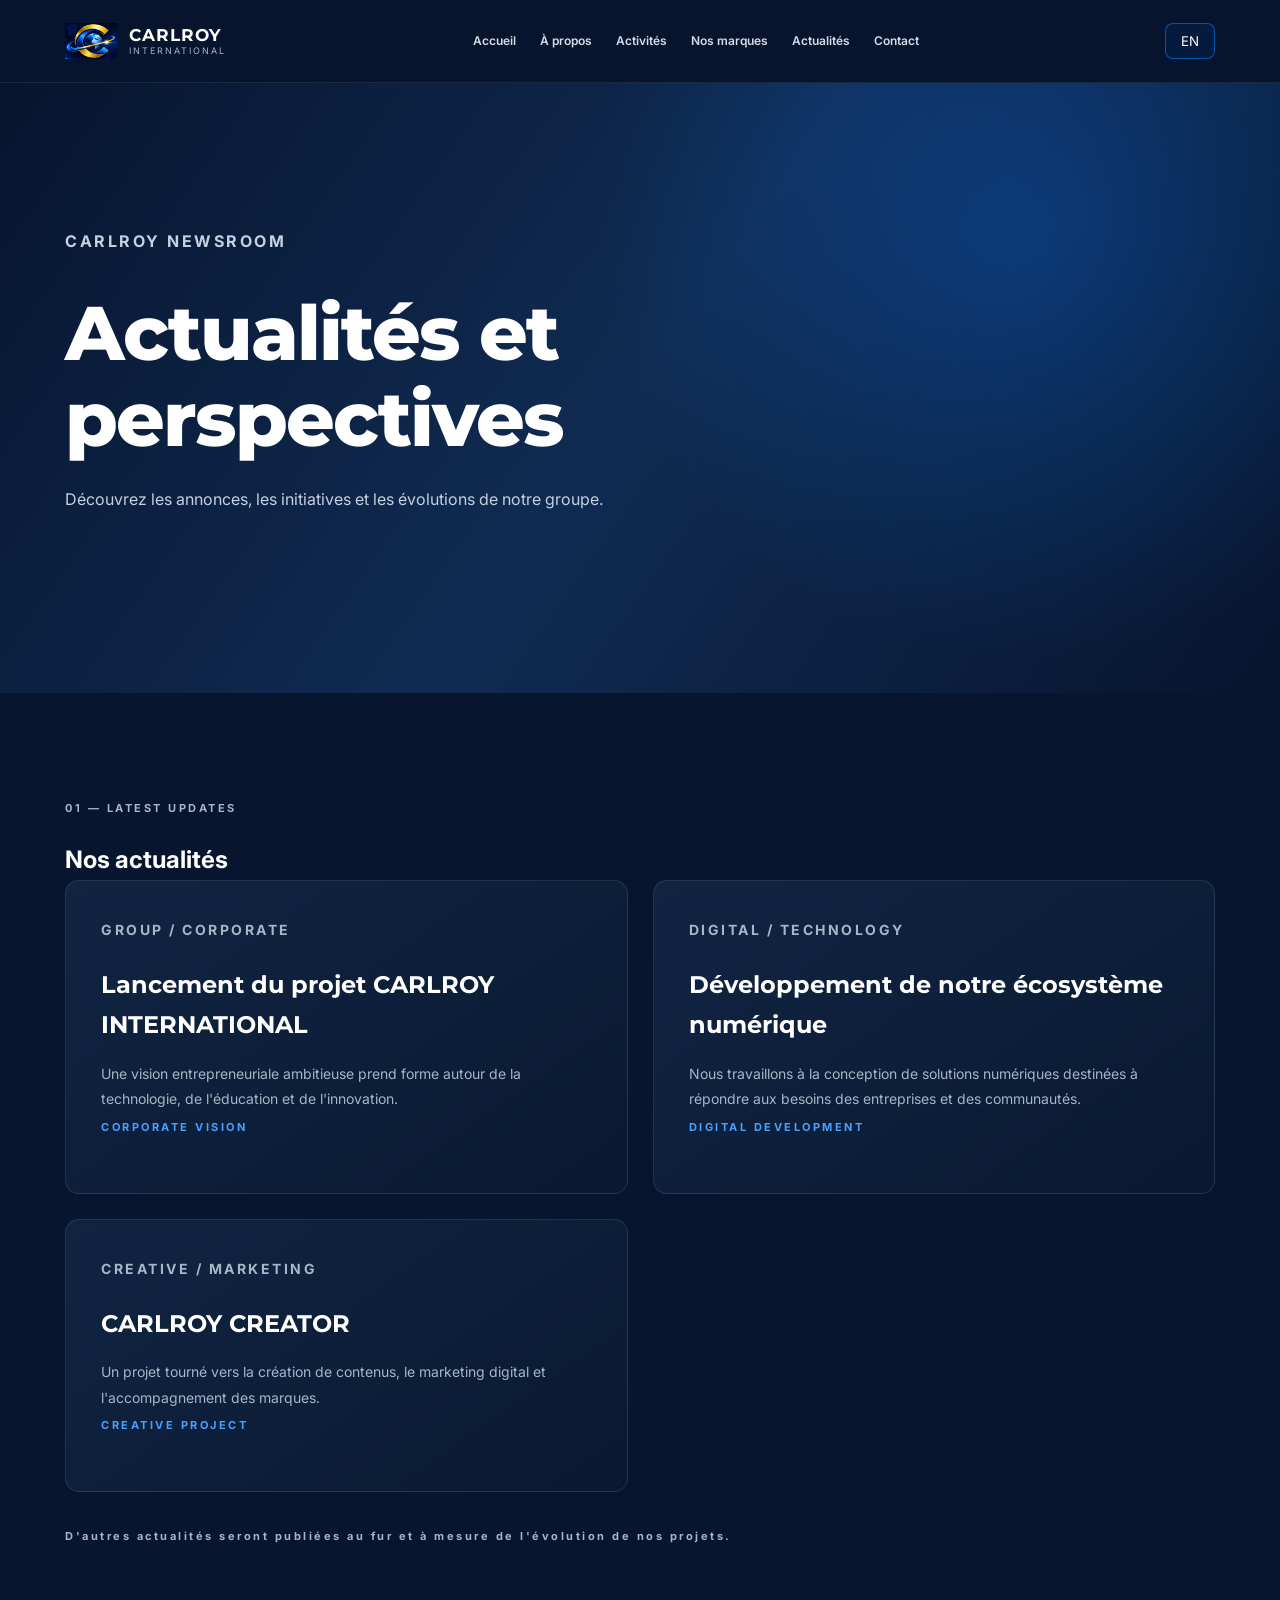
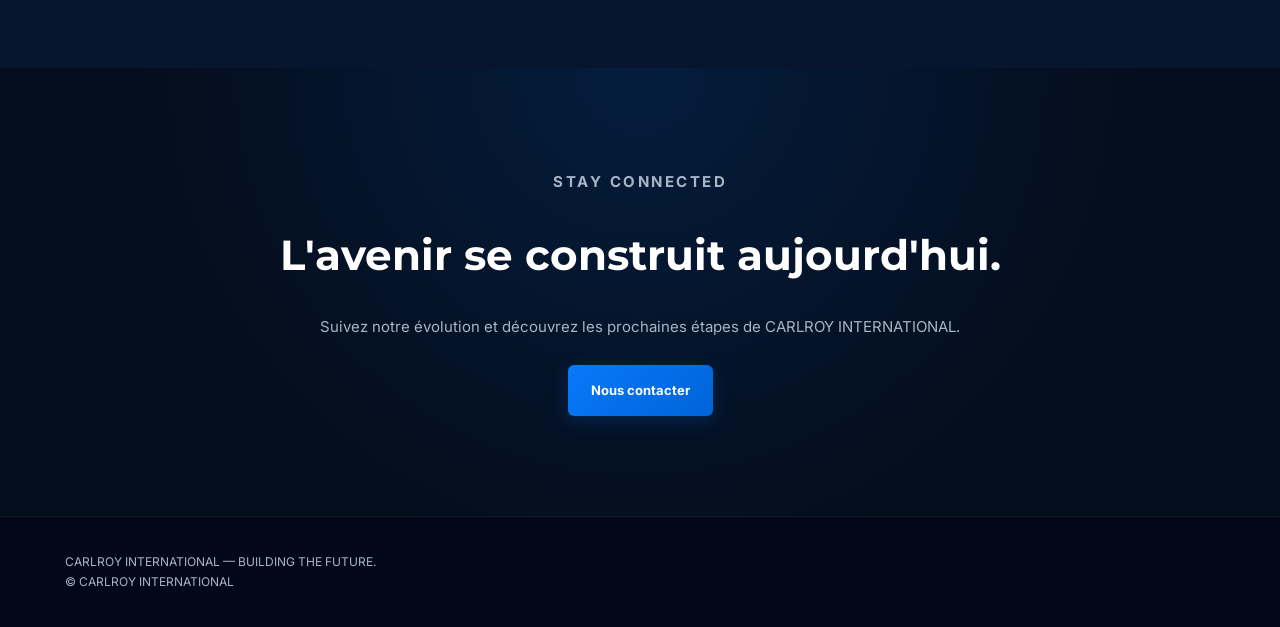
<file: news.html>
<!DOCTYPE html>
<html lang="fr">
<head>
    <meta charset="UTF-8">
    <meta name="viewport" content="width=device-width, initial-scale=1.0">
    <meta name="description" content="Suivez les actualités, annonces et évolutions de CARLROY INTERNATIONAL.">
    <title>Actualités | CARLROY INTERNATIONAL</title>

    <link rel="preconnect" href="https://fonts.googleapis.com">
    <link rel="preconnect" href="https://fonts.gstatic.com" crossorigin>
    <link href="https://fonts.googleapis.com/css2?family=Inter:wght@400;500;600;700&family=Montserrat:wght@600;700;800&display=swap" rel="stylesheet">

    <link rel="stylesheet" href="css/style.css">
</head>

<body>

<header class="header">
    <div class="container navbar">

       <a href="index.html" class="logo">

    <img
        src="assets/images/logo-carlroy.png"
        alt="Logo CARLROY INTERNATIONAL"
        class="logo-image"
    >

    <span class="logo-text">
        <strong>CARLROY</strong>
        <small>INTERNATIONAL</small>
    </span>

</a>

        <nav class="navigation">
            <a href="index.html" data-fr="Accueil" data-en="Home">Accueil</a>
            <a href="about.html" data-fr="À propos" data-en="About">À propos</a>
            <a href="activities.html" data-fr="Activités" data-en="Activities">Activités</a>
            <a href="brands.html" data-fr="Nos marques" data-en="Our brands">Nos marques</a>
            <a href="news.html" data-fr="Actualités" data-en="News">Actualités</a>
            <a href="contact.html" data-fr="Contact" data-en="Contact">Contact</a>
        </nav>

        <button id="languageButton" class="language-button">EN</button>
        <button id="menuButton" class="menu-button" aria-label="Ouvrir le menu" aria-expanded="false">☰</button>

    </div>
</header>

<main>

    <section class="hero">
        <div class="container hero-content">

            <p class="hero-label">CARLROY NEWSROOM</p>

            <h1 data-fr="Actualités et perspectives"
                data-en="News and insights">
                Actualités et perspectives
            </h1>

            <p data-fr="Découvrez les annonces, les initiatives et les évolutions de notre groupe."
               data-en="Discover our group's announcements, initiatives and developments.">
                Découvrez les annonces, les initiatives et les évolutions de notre groupe.
            </p>

        </div>
    </section>

    <section class="section">
        <div class="container">

            <p class="section-label">01 — LATEST UPDATES</p>

            <h2 data-fr="Nos actualités"
                data-en="Our latest news">
                Nos actualités
            </h2>

            <div class="brand-grid">

                <article class="brand-card">
                    <p class="section-label">GROUP / CORPORATE</p>

                    <h2 data-fr="Lancement du projet CARLROY INTERNATIONAL"
                        data-en="CARLROY INTERNATIONAL project launch">
                        Lancement du projet CARLROY INTERNATIONAL
                    </h2>

                    <p data-fr="Une vision entrepreneuriale ambitieuse prend forme autour de la technologie, de l'éducation et de l'innovation."
                       data-en="An ambitious entrepreneurial vision is taking shape around technology, education and innovation.">
                        Une vision entrepreneuriale ambitieuse prend forme autour de la technologie, de l'éducation et de l'innovation.
                    </p>

                    <span class="hero-label">CORPORATE VISION</span>
                </article>

                <article class="brand-card">
                    <p class="section-label">DIGITAL / TECHNOLOGY</p>

                    <h2 data-fr="Développement de notre écosystème numérique"
                        data-en="Developing our digital ecosystem">
                        Développement de notre écosystème numérique
                    </h2>

                    <p data-fr="Nous travaillons à la conception de solutions numériques destinées à répondre aux besoins des entreprises et des communautés."
                       data-en="We are working on digital solutions designed to meet the needs of businesses and communities.">
                        Nous travaillons à la conception de solutions numériques destinées à répondre aux besoins des entreprises et des communautés.
                    </p>

                    <span class="hero-label">DIGITAL DEVELOPMENT</span>
                </article>

                <article class="brand-card">
                    <p class="section-label">CREATIVE / MARKETING</p>

                    <h2 data-fr="CARLROY CREATOR"
                        data-en="CARLROY CREATOR">
                        CARLROY CREATOR
                    </h2>

                    <p data-fr="Un projet tourné vers la création de contenus, le marketing digital et l'accompagnement des marques."
                       data-en="A project focused on content creation, digital marketing and brand support.">
                        Un projet tourné vers la création de contenus, le marketing digital et l'accompagnement des marques.
                    </p>

                    <span class="hero-label">CREATIVE PROJECT</span>
                </article>

            </div>

            <p class="section-label" style="margin-top:35px;"
               data-fr="D'autres actualités seront publiées au fur et à mesure de l'évolution de nos projets."
               data-en="More updates will be published as our projects progress.">
                D'autres actualités seront publiées au fur et à mesure de l'évolution de nos projets.
            </p>

        </div>
    </section>

    <section class="section vision-section">
        <div class="container">

            <p class="section-label">STAY CONNECTED</p>

            <h2 data-fr="L'avenir se construit aujourd'hui."
                data-en="The future is built today.">
                L'avenir se construit aujourd'hui.
            </h2>

            <p data-fr="Suivez notre évolution et découvrez les prochaines étapes de CARLROY INTERNATIONAL."
               data-en="Follow our journey and discover the next steps of CARLROY INTERNATIONAL.">
                Suivez notre évolution et découvrez les prochaines étapes de CARLROY INTERNATIONAL.
            </p>

            <a href="contact.html" class="btn btn-primary"
               data-fr="Nous contacter"
               data-en="Contact us">
                Nous contacter
            </a>

        </div>
    </section>

</main>

<footer class="footer">
    <div class="container">
        <p>CARLROY INTERNATIONAL — BUILDING THE FUTURE.</p>
        <p>© <span id="currentYear"></span> CARLROY INTERNATIONAL</p>
    </div>
</footer>

<script src="js/script.js"></script>

</body>
</html>
</file>
<file: css/style.css>
/* =========================================
   CARLROY INTERNATIONAL
   OFFICIAL DESIGN SYSTEM - VERSION 3.0
   PREMIUM DARK + STICKY HEADER
========================================= */

/* 1. VARIABLES PRINCIPALES */

:root {
    --navy: #07152E;
    --navy-dark: #020817;
    --navy-light: #102442;
    --blue: #0878F9;
    --blue-light: #48A0FF;
    --white: #FFFFFF;
    --silver: #A8B5C7;
    --light: #F5F7FA;
    --dark-text: #101828;
    --gray-text: #64748B;
    --border: rgba(168, 181, 199, 0.15);

    --heading-font: 'Montserrat', sans-serif;
    --body-font: 'Inter', sans-serif;
}

/* 2. RÉINITIALISATION */

* {
    margin: 0;
    padding: 0;
    box-sizing: border-box;
}

html {
    scroll-behavior: smooth;
    scroll-padding-top: 100px;
}

body {
    font-family: var(--body-font);
    color: var(--white);
    background: var(--navy);
    line-height: 1.7;
}

a {
    text-decoration: none;
    color: inherit;
}

button {
    font-family: inherit;
    cursor: pointer;
}

img {
    max-width: 100%;
    display: block;
}

.container {
    width: min(1150px, 90%);
    margin: auto;
}

.section {
    padding: 100px 0;
    background: var(--navy);
    color: var(--white);
}

.section h2,
.section h3 {
    color: var(--white);
}

.section p {
    color: var(--silver);
}

/* 3. EN-TÊTE PREMIUM STICKY */

.header {
    position: sticky;
    top: 0;
    z-index: 1000;

    background: rgba(7, 21, 46, 0.82);

    backdrop-filter: blur(15px);
    -webkit-backdrop-filter: blur(15px);

    color: var(--white);

    border-bottom: 1px solid rgba(168, 181, 199, 0.12);

    transition:
        background 0.3s ease,
        box-shadow 0.3s ease,
        border-color 0.3s ease;
}

/* Apparence lorsque le visiteur défile */

.header.scrolled {
    background: rgba(2, 8, 23, 0.97);

    box-shadow: 0 8px 30px rgba(0, 0, 0, 0.25);

    border-bottom: 1px solid rgba(8, 120, 249, 0.25);
}

/* 4. BARRE DE NAVIGATION */

.navbar {
    min-height: 82px;

    display: flex;
    align-items: center;
    justify-content: space-between;

    gap: 25px;
}

/* 5. LOGO CARLROY */

.logo {
    display: flex;
    align-items: center;
    gap: 12px;

    flex-shrink: 0;
    text-decoration: none;
}

.logo-mark {
    width: 43px;
    height: 43px;

    background: linear-gradient(
        135deg,
        var(--blue),
        var(--blue-light)
    );

    color: var(--white);

    display: grid;
    place-items: center;

    border-radius: 10px;

    font-family: var(--heading-font);
    font-size: 25px;
    font-weight: 800;

    box-shadow: 0 5px 20px rgba(8, 120, 249, 0.3);
}

.logo strong {
    color: var(--white);
    font-family: var(--heading-font);
    letter-spacing: 1px;
}

/* Compatibilité avec les anciens noms du logo */

.logo-symbol {
    width: 43px;
    height: 43px;

    background: var(--blue);
    color: var(--white);

    display: grid;
    place-items: center;

    border-radius: 10px;

    font-family: var(--heading-font);
    font-size: 25px;
    font-weight: 800;
}

.logo-text {
    display: flex;
    flex-direction: column;
    line-height: 1.2;
}

.logo-text strong {
    font-family: var(--heading-font);
    font-size: 17px;
    letter-spacing: 1px;
}

.logo-text small {
    font-size: 9px;
    color: var(--silver);
    letter-spacing: 2px;
}

/* 6. NAVIGATION PRINCIPALE */

.navigation {
    display: flex;
    align-items: center;
    gap: 24px;
}

.navigation a {
    color: #D4DCE8;

    font-size: 12px;
    font-weight: 600;

    transition: color 0.3s ease;
}

.navigation a:hover {
    color: var(--blue-light);
}

/* 7. BOUTONS DE L'EN-TÊTE */

.header-actions {
    display: flex;
    align-items: center;
    gap: 12px;
}

.language-button,
.menu-button {
    background: rgba(8, 120, 249, 0.08);

    border: 1px solid rgba(8, 120, 249, 0.6);

    color: var(--white);

    padding: 9px 15px;
    border-radius: 8px;

    transition: all 0.3s ease;
}

.language-button:hover {
    background: var(--blue);
    border-color: var(--blue);

    box-shadow: 0 0 18px rgba(8, 120, 249, 0.3);
}

.menu-button {
    display: none;
    font-size: 20px;
}

/* 8. SECTION HERO */

.hero {
    background:
        radial-gradient(
            circle at 80% 25%,
            rgba(8, 120, 249, 0.28),
            transparent 38%
        ),
        linear-gradient(
            125deg,
            #07152E,
            #102B52,
            #07152E
        );

    min-height: 610px;

    display: flex;
    align-items: center;

    color: var(--white);

    position: relative;
    overflow: hidden;
}

.hero-content {
    padding-top: 90px;
    padding-bottom: 90px;
}

.hero-label,
.section-label {
    display: inline-block;

    font-size: 11px;
    font-weight: 700;
    letter-spacing: 2.5px;

    color: var(--blue-light);

    margin-bottom: 22px;
}

.hero h1 {
    font-family: var(--heading-font);

    font-size: clamp(42px, 7vw, 76px);
    line-height: 1.12;
    font-weight: 800;

    max-width: 850px;

    margin-bottom: 25px;
    letter-spacing: -2px;
}

.hero p {
    max-width: 650px;

    color: #C5D0E0;
    font-size: 16px;

    margin-bottom: 35px;
}

.hero-buttons {
    display: flex;
    gap: 15px;
    flex-wrap: wrap;
}

/* 9. BOUTONS DU SITE */

.btn {
    display: inline-block;

    padding: 14px 23px;

    border-radius: 6px;

    font-size: 13px;
    font-weight: 700;

    transition: all 0.3s ease;
}

.btn-primary {
    background: linear-gradient(
        135deg,
        var(--blue),
        #0064D9
    );

    color: var(--white);

    box-shadow: 0 5px 20px rgba(8, 120, 249, 0.2);
}

.btn-primary:hover {
    box-shadow: 0 10px 30px rgba(8, 120, 249, 0.35);
    transform: translateY(-4px);
}

.btn-secondary {
    border: 1px solid rgba(255, 255, 255, 0.4);
    color: var(--white);
}

.btn-secondary:hover {
    background: var(--white);
    color: var(--navy);
}

/* 10. PRÉSENTATION */

.intro {
    background: var(--navy);

    text-align: center;

    max-width: 900px;
    margin: auto;

    padding: 100px 5%;
}

.intro h2,
.section-heading h2,
.vision h2 {
    font-family: var(--heading-font);

    font-size: clamp(28px, 4vw, 40px);
    line-height: 1.3;

    margin-bottom: 22px;
}

.intro p {
    max-width: 760px;

    margin: auto auto 25px;

    color: var(--silver);
    font-size: 15px;
}

.text-link {
    color: var(--blue-light);
    font-weight: 700;
    font-size: 14px;
}

/* 11. SECTIONS DES MARQUES */

.brands {
    background: #081A34;
    padding: 100px 0;
}

.section-heading {
    text-align: center;
    margin-bottom: 45px;
}

.brand-grid {
    display: grid;

    grid-template-columns: repeat(2, 1fr);

    gap: 25px;
}

.brand-card {
    background: linear-gradient(
        145deg,
        #102442,
        #0A1931
    );

    border: 1px solid var(--border);

    border-radius: 14px;

    padding: 35px;

    transition: all 0.35s ease;
}

.brand-card:hover {
    transform: translateY(-7px);

    border-color: var(--blue);

    box-shadow: 0 15px 40px rgba(8, 120, 249, 0.15);
}

.card-icon {
    width: 42px;
    height: 42px;

    display: grid;
    place-items: center;

    background: rgba(8, 120, 249, 0.15);

    color: var(--blue-light);

    border-radius: 8px;

    font-weight: 800;
    margin-bottom: 20px;
}

.brand-card h2,
.brand-card h3 {
    color: var(--white);

    font-family: var(--heading-font);

    margin-bottom: 15px;
}

.brand-card p {
    color: var(--silver);

    font-size: 14px;
    line-height: 1.8;
}

/* 12. VISION */

.vision,
.vision-section {
    background:
        radial-gradient(
            circle at 50% 0%,
            rgba(8, 120, 249, 0.15),
            transparent 65%
        ),
        #040D1C;

    color: var(--white);

    text-align: center;
}

.vision-content {
    max-width: 850px;
    margin: auto;
}

.vision h2,
.vision-section h2 {
    font-family: var(--heading-font);

    font-size: clamp(28px, 4vw, 42px);

    color: var(--white);

    margin-bottom: 22px;
}

.vision p,
.vision-section p {
    color: var(--silver);
    font-size: 15px;
    line-height: 1.8;

    max-width: 800px;
    margin: 0 auto 25px;
}

/* 13. PIED DE PAGE */

.footer {
    background: var(--navy-dark);

    color: var(--white);

    padding: 35px 0;

    border-top: 1px solid rgba(255, 255, 255, 0.08);
}

.footer-content {
    display: flex;

    justify-content: space-between;
    align-items: center;

    gap: 25px;
}

.footer h3 {
    font-family: var(--heading-font);
    font-size: 15px;
}

.footer p {
    color: var(--silver);
    font-size: 12px;
}

/* 14. ANIMATIONS */

.navigation a,
.btn,
.brand-card,
.language-button {
    transition-duration: 0.3s;
}

/* =========================================
   15. RESPONSIVE - TABLETTES
========================================= */

@media (max-width: 900px) {

    .navigation {
        gap: 12px;
    }

    .navigation a {
        font-size: 11px;
    }

    .navbar {
        gap: 12px;
    }

}

/* =========================================
   16. RESPONSIVE - TÉLÉPHONES
========================================= */

@media (max-width: 700px) {

    .navbar {
        min-height: 72px;
    }

    .menu-button {
        display: block;
    }

    .navigation {
        display: none;

        position: absolute;

        top: 72px;
        left: 0;

        width: 100%;

        background: #07152E;

        flex-direction: column;
        align-items: flex-start;

        padding: 25px 5%;

        border-top: 1px solid rgba(255, 255, 255, 0.1);
        border-bottom: 1px solid rgba(255, 255, 255, 0.1);

        box-shadow: 0 15px 25px rgba(0, 0, 0, 0.2);
    }

    .navigation.active {
        display: flex;
    }

    .navigation a {
        font-size: 14px;
        padding: 8px 0;
    }

    .hero {
        min-height: 520px;
    }

    .hero-content {
        padding-top: 65px;
        padding-bottom: 65px;
    }

    .hero h1 {
        font-size: 40px;
        letter-spacing: -1px;
    }

    .hero p {
        font-size: 14px;
    }

    .section {
        padding: 70px 0;
    }

    .intro {
        padding: 70px 5%;
    }

    .brands {
        padding: 70px 0;
    }

    .brand-grid {
        grid-template-columns: 1fr;
    }

    .brand-card {
        padding: 27px;
    }

    .footer-content {
        flex-direction: column;
        align-items: flex-start;
    }

}

/* =========================================
   FIN DU DESIGN SYSTEM
   CARLROY INTERNATIONAL
========================================= */

/* LOGO OFFICIEL CARLROY */

.logo-image {
    width: 52px;
    height: 52px;
    object-fit: contain;
    display: block;
}

/* =================================
   CARLROY - CONTACT FORM
================================= */

.contact-form-section {
    background: #F5F7FA;
}

.contact-form {
    max-width: 760px;
    margin: 45px auto 0;
    padding: 35px;
    background: #FFFFFF;
    border-radius: 14px;
    box-shadow: 0 12px 40px rgba(7, 21, 46, 0.08);
}

.form-group {
    display: flex;
    flex-direction: column;
    gap: 10px;
    margin-bottom: 22px;
}

.form-group label {
    font-weight: 600;
    color: #07152E;
}

.form-group input,
.form-group select,
.form-group textarea {
    width: 100%;
    padding: 15px;
    border: 1px solid #D8DEE8;
    border-radius: 7px;
    background: #FFFFFF;
    color: #101828;
    font-family: 'Inter', sans-serif;
    font-size: 15px;
    outline: none;
    transition: border-color 0.3s ease,
                box-shadow 0.3s ease;
}

.form-group input:focus,
.form-group select:focus,
.form-group textarea:focus {
    border-color: #0878F9;
    box-shadow: 0 0 0 3px rgba(8, 120, 249, 0.12);
}

.form-group textarea {
    resize: vertical;
    min-height: 150px;
}

.contact-submit {
    width: 100%;
    border: none;
    cursor: pointer;
    font-family: 'Inter', sans-serif;
    font-size: 15px;
    font-weight: 700;
}

@media (max-width: 700px) {

    .contact-form {
        padding: 22px 16px;
        margin-top: 30px;
    }

}
</file>
